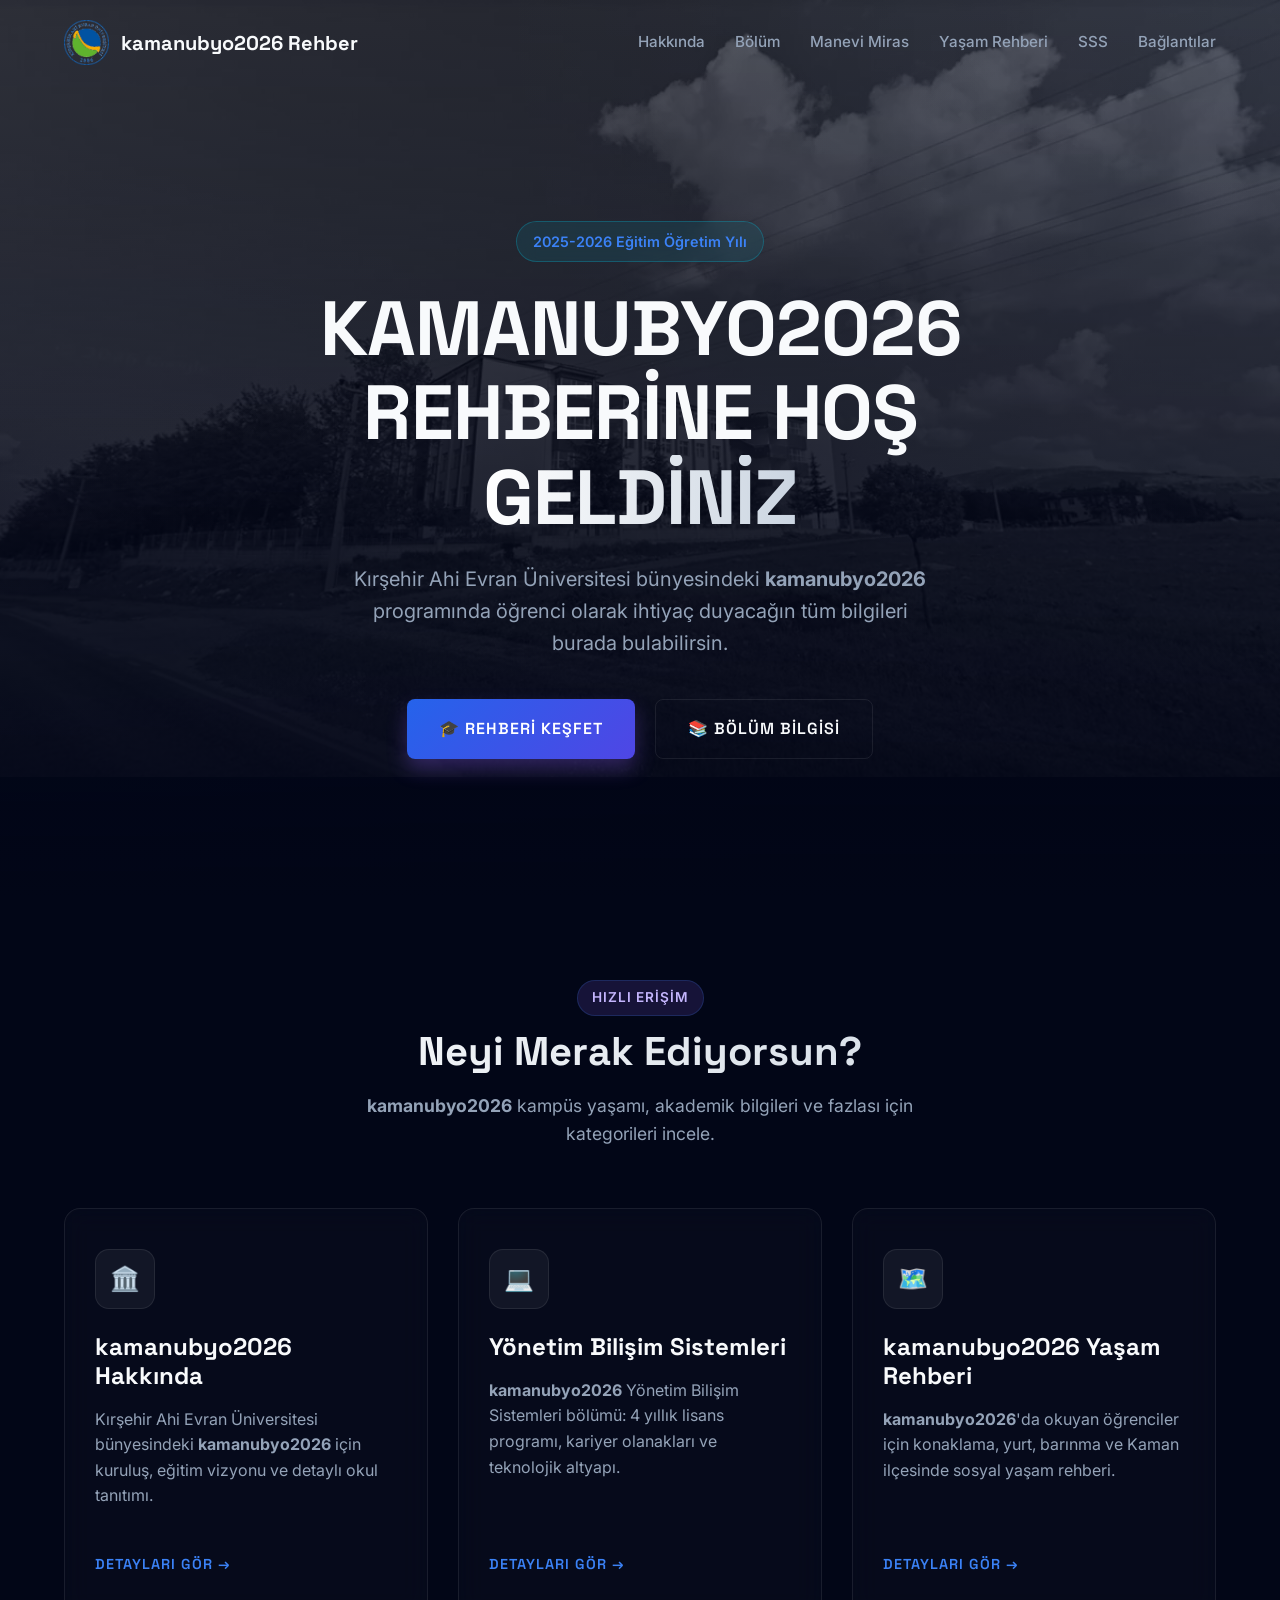
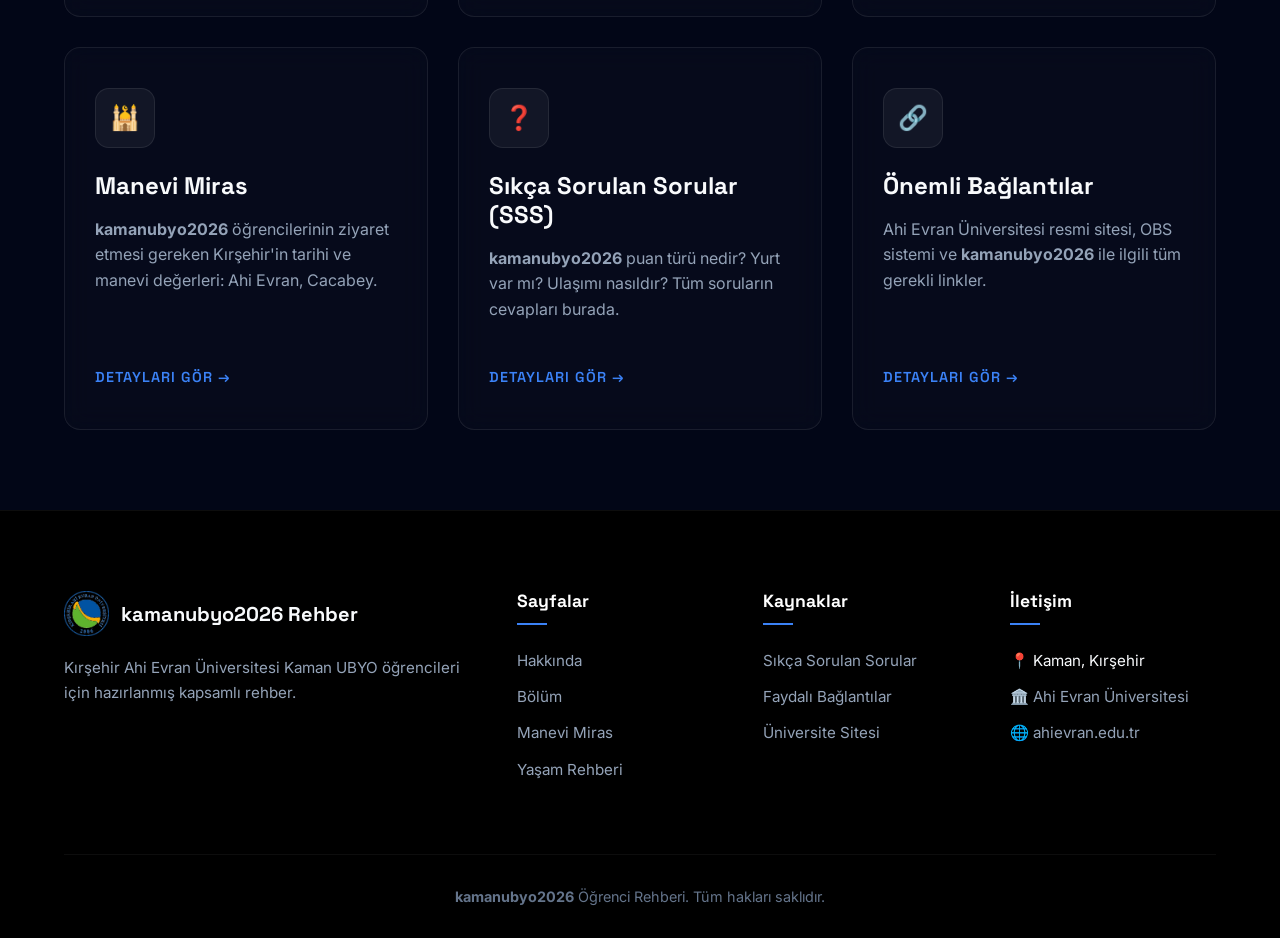
<file: index.html>
<!DOCTYPE html>
<html lang="tr">
<head>
  <meta charset="UTF-8">
  <meta name="viewport" content="width=device-width, initial-scale=1.0">
  <meta name="description" content="kamanubyo2026 projesi ile Kırşehir Ahi Evran Üniversitesi Kaman UBYO öğrenci rehberi. Yönetim Bilişim Sistemleri bölümü, konaklama, ulaşım ve yaşam rehberi.">
  <meta name="robots" content="index, follow, max-snippet:-1, max-image-preview:large">
  <meta name="author" content="Kaman UBYO Rehber">
  <meta name="theme-color" content="#6366f1">
  <link rel="canonical" href="https://www.kamanubyo2026.blog/">
  <link rel="icon" type="image/webp" href="images/logo.webp">
  <link rel="apple-touch-icon" href="images/logo.png">

  <meta property="og:type" content="website">
  <meta property="og:title" content="Kaman UBYO Öğrenci Rehberi 2026 | Ahi Evran Üniversitesi">
  <meta property="og:description" content="Kırşehir Ahi Evran Üniversitesi Kaman UBYO öğrenci rehberi. Bölüm, konaklama, ulaşım ve yaşam bilgileri.">
  <meta property="og:url" content="https://www.kamanubyo2026.blog/">
  <meta property="og:locale" content="tr_TR">
  <meta property="og:site_name" content="Kaman UBYO Rehber">
  <meta property="og:image" content="https://kamanubyo2026.blog/images/campus-hero.webp">
  <meta property="og:image:width" content="1200">
  <meta property="og:image:height" content="728">

  <meta name="twitter:card" content="summary_large_image">
  <meta name="twitter:title" content="Kaman UBYO Öğrenci Rehberi 2026 | Ahi Evran Üniversitesi">
  <meta name="twitter:description" content="Kırşehir Ahi Evran Üniversitesi Kaman UBYO rehberi.">
  <meta name="twitter:image" content="https://kamanubyo2026.blog/images/campus-hero.webp">

  <title>kamanubyo2026 Öğrenci Rehberi | Kırşehir Ahi Evran Üniversitesi</title>
  <link rel="stylesheet" href="style.css">

  <script type="application/ld+json">
{
  "@context": "https://schema.org",
  "@type": "WebSite",
  "name": "Kaman UBYO Öğrenci Rehberi",
  "alternateName": "kamanubyo2026",
  "url": "https://www.kamanubyo2026.blog/",
  "inLanguage": "tr"
}
</script>
  <script type="application/ld+json">
  {
    "@context": "https://schema.org",
    "@type": "EducationalOrganization",
    "name": "Kaman Uygulamalı Bilimler Yüksekokulu",
    "alternateName": "Kaman UBYO",
    "url": "https://kamanubyo.ahievran.edu.tr/",
    "logo": "https://www.kamanubyo2026.blog/images/logo.webp",
    "foundingDate": "2016",
    "parentOrganization": {
      "@type": "CollegeOrUniversity",
      "name": "Kırşehir Ahi Evran Üniversitesi",
      "url": "https://www.ahievran.edu.tr"
    },
    "address": {
      "@type": "PostalAddress",
      "addressLocality": "Kaman",
      "addressRegion": "Kırşehir",
      "addressCountry": "TR"
    }
  }
  </script>
  <script type="application/ld+json">
  {
    "@context": "https://schema.org",
    "@type": "BreadcrumbList",
    "itemListElement": [{ "@type": "ListItem", "position": 1, "name": "Ana Sayfa", "item": "https://www.kamanubyo2026.blog/" }]
  }
  </script>
</head>
<body>

  <header>
    <nav class="navbar" id="navbar">
      <div class="container">
        <a href="/" class="nav-logo" title="Kaman UBYO Rehber">
          <div class="logo-icon">
            <img src="images/logo.webp" alt="Kaman UBYO logosu" width="36" height="36">
          </div>
          <span>kamanubyo2026 Rehber</span>
        </a>
        <div class="nav-links">
          <a href="hakkinda.html" title="Hakkında">Hakkında</a>
          <a href="bolum.html" title="YBS Bölümü">Bölüm</a>
          <a href="manevi-miras.html" title="Manevi Miras">Manevi Miras</a>
          <a href="yasam-rehberi.html" title="Yaşam Rehberi">Yaşam Rehberi</a>
          <a href="sss.html" title="SSS">SSS</a>
          <a href="baglantilar.html" title="Bağlantılar">Bağlantılar</a>
        </div>
        <button class="mobile-toggle" aria-label="Menüyü aç veya kapat"><span></span><span></span><span></span></button>
      </div>
    </nav>
  </header>

  <div class="mobile-menu" role="navigation" aria-label="Mobil menü">
    <a href="hakkinda.html">Hakkında</a>
    <a href="bolum.html">Bölüm</a>
    <a href="manevi-miras.html">Manevi Miras</a>
    <a href="yasam-rehberi.html">Yaşam Rehberi</a>
    <a href="sss.html">SSS</a>
    <a href="baglantilar.html">Bağlantılar</a>
  </div>

  <main>
    <section class="hero">
      <div class="hero-bg">
        <picture>
          <source srcset="images/campus-hero.webp" type="image/webp">
          <img src="images/campus-hero.png" alt="kamanubyo2026 Kampüs" loading="lazy">
        </picture>
      </div>
      <div class="hero-content">
        <div class="hero-badge"> 2025-2026 Eğitim Öğretim Yılı</div>
        <h1><strong>kamanubyo2026</strong> Rehberine Hoş<br><span>Geldiniz</span></h1>
        <p>Kırşehir Ahi Evran Üniversitesi bünyesindeki <strong>kamanubyo2026</strong> programında öğrenci olarak ihtiyaç duyacağın tüm bilgileri burada bulabilirsin.</p>
        <div class="hero-buttons">
          <a href="hakkinda.html" class="btn btn-primary" title="kamanubyo2026 Hakkında">🎓 Rehberi Keşfet</a>
          <a href="bolum.html" class="btn btn-outline" title="YBS Bölüm Bilgisi kamanubyo2026">📚 Bölüm Bilgisi</a>
        </div>
      </div>
    </section>

    <section class="section">
      <div class="container">
        <div class="section-header">
          <div class="section-label">Hızlı Erişim </div>
          <h2>Neyi Merak Ediyorsun?</h2>
          <p><strong>kamanubyo2026</strong> kampüs yaşamı, akademik bilgileri ve fazlası için kategorileri incele.</p>
        </div>
        <div class="cards-grid">
          <a href="hakkinda.html" class="card" title="kamanubyo2026 Hakkında Bilgiler">
            <div class="card-icon indigo">🏛️</div>
            <h3><strong>kamanubyo2026</strong> Hakkında</h3>
            <p>Kırşehir Ahi Evran Üniversitesi bünyesindeki <strong>kamanubyo2026</strong> için kuruluş, eğitim vizyonu ve detaylı okul tanıtımı.</p>
            <span class="card-link">Detayları Gör →</span>
          </a>
          <a href="bolum.html" class="card" title="Yönetim Bilişim Sistemleri kamanubyo2026">
            <div class="card-icon orange">💻</div>
            <h3>Yönetim Bilişim Sistemleri</h3>
            <p><strong>kamanubyo2026</strong> Yönetim Bilişim Sistemleri bölümü: 4 yıllık lisans programı, kariyer olanakları ve teknolojik altyapı.</p>
            <span class="card-link">Detayları Gör →</span>
          </a>
          <a href="yasam-rehberi.html" class="card" title="kamanubyo2026 Yaşam Rehberi">
            <div class="card-icon rose">🗺️</div>
            <h3><strong>kamanubyo2026</strong> Yaşam Rehberi</h3>
            <p><strong>kamanubyo2026</strong>'da okuyan öğrenciler için konaklama, yurt, barınma ve Kaman ilçesinde sosyal yaşam rehberi.</p>
            <span class="card-link">Detayları Gör →</span>
          </a>
          <a href="manevi-miras.html" class="card" title="Kırşehir Manevi Miras kamanubyo2026">
            <div class="card-icon green">🕌</div>
            <h3>Manevi Miras</h3>
            <p><strong>kamanubyo2026</strong> öğrencilerinin ziyaret etmesi gereken Kırşehir'in tarihi ve manevi değerleri: Ahi Evran, Cacabey.</p>
            <span class="card-link">Detayları Gör →</span>
          </a>

          <a href="sss.html" class="card" title="kamanubyo2026 Sıkça Sorulan Sorular">
            <div class="card-icon sky">❓</div>
            <h3>Sıkça Sorulan Sorular (SSS)</h3>
            <p><strong>kamanubyo2026</strong> puan türü nedir? Yurt var mı? Ulaşımı nasıldır? Tüm soruların cevapları burada.</p>
            <span class="card-link">Detayları Gör →</span>
          </a>

          <a href="baglantilar.html" class="card" title="kamanubyo2026 Faydalı Bağlantılar">
            <div class="card-icon purple">🔗</div>
            <h3>Önemli Bağlantılar</h3>
            <p>Ahi Evran Üniversitesi resmi sitesi, OBS sistemi ve <strong>kamanubyo2026</strong> ile ilgili tüm gerekli linkler.</p>
            <span class="card-link">Detayları Gör →</span>
          </a>
        </div>
      </div>
    </section>
  </main>

  <footer class="footer">
    <div class="container">
      <div class="footer-grid">
        <div class="footer-brand">
          <a href="/" class="nav-logo"><div class="logo-icon"><img src="images/logo.webp" alt="Kaman UBYO" width="20" height="20" loading="lazy"></div><span><strong>kamanubyo2026</strong> Rehber</span></a>
          <p>Kırşehir Ahi Evran Üniversitesi Kaman UBYO öğrencileri için hazırlanmış kapsamlı rehber.</p>
        </div>
        <div class="footer-col">
          <h4>Sayfalar</h4>
          <a href="hakkinda.html">Hakkında</a>
          <a href="bolum.html">Bölüm</a>
          <a href="manevi-miras.html">Manevi Miras</a>
          <a href="yasam-rehberi.html">Yaşam Rehberi</a>
        </div>
        <div class="footer-col">
          <h4>Kaynaklar</h4>
          <a href="sss.html">Sıkça Sorulan Sorular</a>
          <a href="baglantilar.html">Faydalı Bağlantılar</a>
          <a href="https://ahievran.edu.tr" target="_blank" rel="nofollow noopener noreferrer">Üniversite Sitesi</a>
        </div>
        <div class="footer-col">
          <h4>İletişim</h4>
          <a href="https://www.google.com/maps?vet=10CAAQoqAOahcKEwiAo-yumemUAxUAAAAAHQAAAAAQCw..i&sca_esv=70aa846ced6b4820&pvq=Cg0vZy8xMWd3bWtraDI1Ij8KOWFoaSBldnJhbiDDvG5pdmVyc2l0ZXNpIHV5Z3VsYW1hbMSxIGJpbGltbGVyIHnDvGtzZWtva3VsdRACGAM&lqi=[base64]&fvr=1&cs=1&um=1&ie=UTF-8&fb=1&gl=tr&sa=X&ftid=0x14d4e5c985a0af49:0xa927aabf1ad1bf09" target="_blank" rel="nofollow noopener noreferrer" class="footer-info" style="color: inherit; text-decoration: none;">📍 Kaman, Kırşehir</a>
          <span class="footer-info">🏛️ Ahi Evran Üniversitesi</span>
          <a href="https://ahievran.edu.tr" target="_blank" rel="nofollow noopener noreferrer">🌐 ahievran.edu.tr</a>
        </div>
      </div>
      <div class="footer-bottom"><strong>kamanubyo2026</strong> Öğrenci Rehberi. Tüm hakları saklıdır.</div>
    </div>
  </footer>

  <script src="script.js" defer></script>
</body>
</html>
</file>
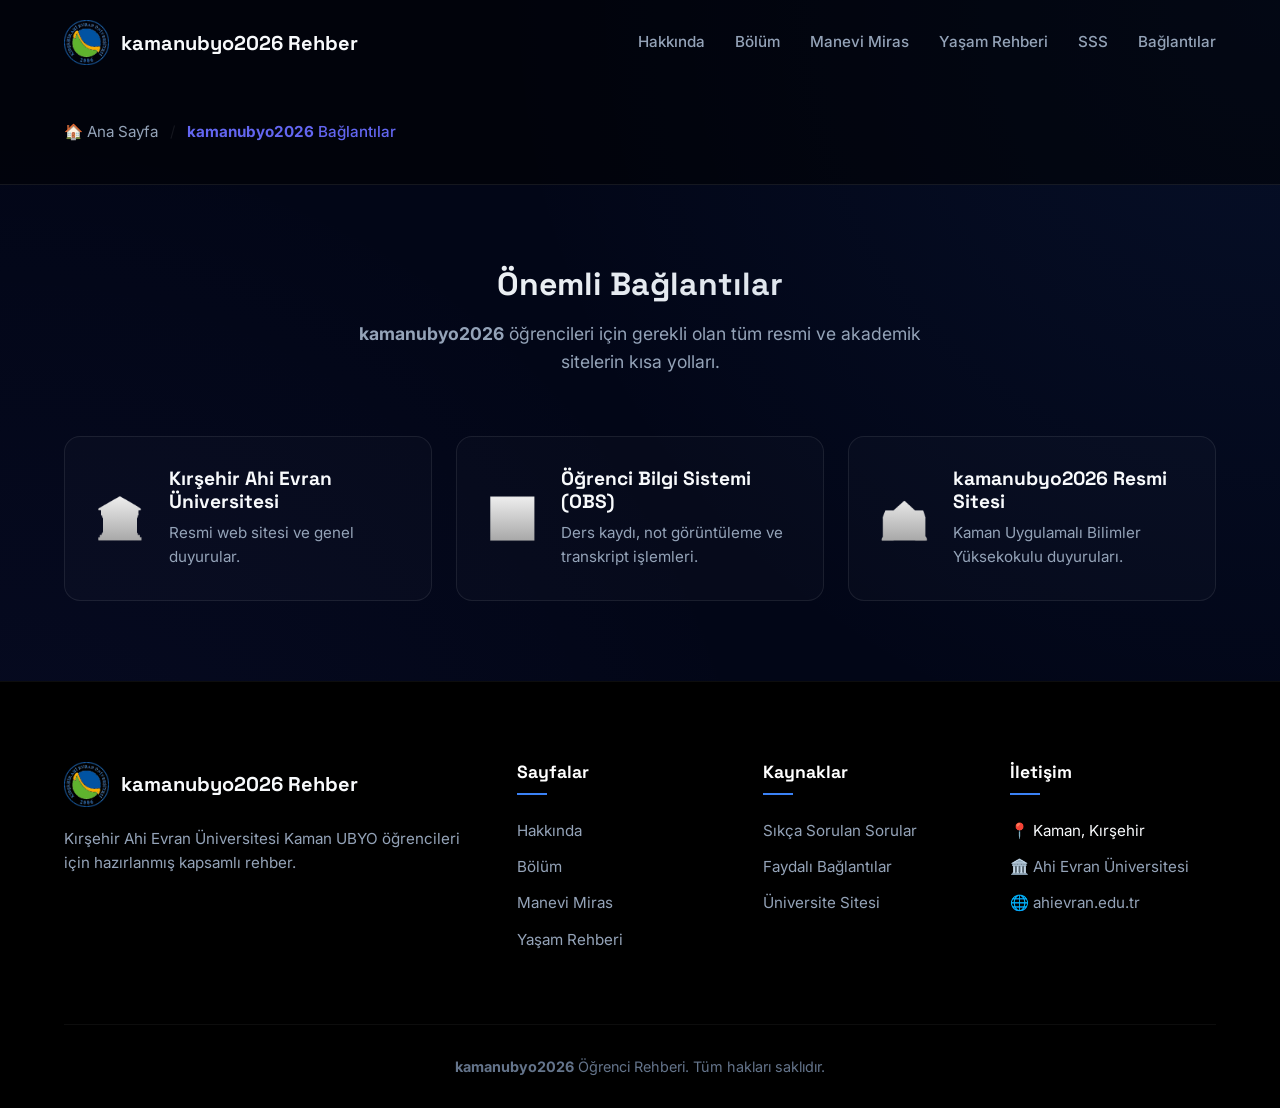
<file: baglantilar.html>
<!DOCTYPE html>
<html lang="tr">
<head>
  <meta charset="UTF-8">
  <meta name="viewport" content="width=device-width, initial-scale=1.0">
  <meta name="description" content="Kaman UBYO öğrencileri için faydalı bağlantılar. Ahi Evran Üniversitesi resmi sitesi, Öğrenci Bilgi Sistemi (OBS) ve Kaman UBYO web sayfası.">
  <meta name="robots" content="index, follow, max-snippet:-1, max-image-preview:large">
  <meta name="theme-color" content="#6366f1">
  <link rel="canonical" href="https://www.kamanubyo2026.blog/baglantilar.html">
  <link rel="icon" type="image/webp" href="images/logo.webp">
  <link rel="apple-touch-icon" href="images/logo.png">
  <meta property="og:type" content="article">
  <meta property="og:title" content="Faydalı Bağlantılar | Kaman UBYO">
  <meta property="og:description" content="Kaman UBYO öğrencileri için OBS, Üniversite sitesi ve diğer faydalı linkler.">
  <meta property="og:url" content="https://www.kamanubyo2026.blog/baglantilar.html">
  <meta property="og:locale" content="tr_TR">
  <meta name="twitter:card" content="summary_large_image">
  <meta name="twitter:title" content="Faydalı Bağlantılar | Kaman UBYO">
  <title>Faydalı Bağlantılar | Kaman UBYO | Ahi Evran Üniversitesi</title>
  <link rel="stylesheet" href="style.css">
  <script type="application/ld+json">
  { "@context":"https://schema.org","@type":"BreadcrumbList","itemListElement":[{"@type":"ListItem","position":1,"name":"Ana Sayfa","item":"https://www.kamanubyo2026.blog/"},{"@type":"ListItem","position":2,"name":"Bağlantılar","item":"https://www.kamanubyo2026.blog/baglantilar.html"}] }
  </script>
</head>
<body>
  <header>
    <nav class="navbar" id="navbar">
      <div class="container">
        <a href="/" class="nav-logo" title="Kaman UBYO Rehber">
          <div class="logo-icon">
            <img src="images/logo.webp" alt="Kaman UBYO logosu" width="36" height="36">
          </div>
          <span>kamanubyo2026 Rehber</span>
        </a>
        <div class="nav-links">
          <a href="hakkinda.html" title="Hakkında">Hakkında</a>
          <a href="bolum.html" title="YBS Bölümü">Bölüm</a>
          <a href="manevi-miras.html" title="Manevi Miras">Manevi Miras</a>
          <a href="yasam-rehberi.html" title="Yaşam Rehberi">Yaşam Rehberi</a>
          <a href="sss.html" title="SSS">SSS</a>
          <a href="baglantilar.html" title="Bağlantılar">Bağlantılar</a>
        </div>
        <button class="mobile-toggle" aria-label="Menüyü aç veya kapat"><span></span><span></span><span></span></button>
      </div>
    </nav>
  </header>

  <div class="mobile-menu" role="navigation" aria-label="Mobil menü">
    <a href="hakkinda.html">Hakkında</a>
    <a href="bolum.html">Bölüm</a>
    <a href="manevi-miras.html">Manevi Miras</a>
    <a href="yasam-rehberi.html">Yaşam Rehberi</a>
    <a href="sss.html">SSS</a>
    <a href="baglantilar.html">Bağlantılar</a>
  </div>

  <main>
    <section class="breadcrumb-section">
      <div class="container">
        <div class="breadcrumb" aria-label="Breadcrumb">
          <a href="/">🏠 Ana Sayfa</a><span class="breadcrumb-sep">/</span><span class="breadcrumb-current"><strong>kamanubyo2026</strong> Bağlantılar</span>
        </div>
      </div>
    </section>

    <section class="section">
      <div class="container">
        <div class="section-header">
          <h2 style="font-size: 2rem;"> Önemli Bağlantılar</h2>
          <p><strong>kamanubyo2026</strong> öğrencileri için gerekli olan tüm resmi ve akademik sitelerin kısa yolları.</p>
        </div>
        <div class="links-grid">
          <a href="https://www.ahievran.edu.tr/" target="_blank" rel="noopener noreferrer" class="link-card">
            <div class="link-icon">🏛️</div>
            <div class="link-text">
              <h4>Kırşehir Ahi Evran Üniversitesi</h4>
              <p>Resmi web sitesi ve genel duyurular.</p>
            </div>
          </a>
          <a href="https://obs.ahievran.edu.tr/" target="_blank" rel="noopener noreferrer" class="link-card">
            <div class="link-icon">📊</div>
            <div class="link-text">
              <h4>Öğrenci Bilgi Sistemi (OBS)</h4>
              <p>Ders kaydı, not görüntüleme ve transkript işlemleri.</p>
            </div>
          </a>
          <a href="https://kamanubyo.ahievran.edu.tr/" target="_blank" rel="noopener noreferrer" class="link-card">
            <div class="link-icon">🏫</div>
            <div class="link-text">
              <h4><strong>kamanubyo2026</strong> Resmi Sitesi</h4>
              <p>Kaman Uygulamalı Bilimler Yüksekokulu duyuruları.</p>
            </div>
          </a>
          
        </div>
      </div>
    </section>
  </main>

  <footer class="footer">
    <div class="container">
      <div class="footer-grid">
        <div class="footer-brand">
          <a href="/" class="nav-logo"><div class="logo-icon"><img src="images/logo.webp" alt="Kaman UBYO" width="20" height="20" loading="lazy"></div><span><strong>kamanubyo2026</strong> Rehber</span></a>
          <p>Kırşehir Ahi Evran Üniversitesi Kaman UBYO öğrencileri için hazırlanmış kapsamlı rehber.</p>
        </div>
        <div class="footer-col">
          <h4>Sayfalar</h4>
          <a href="hakkinda.html">Hakkında</a>
          <a href="bolum.html">Bölüm</a>
          <a href="manevi-miras.html">Manevi Miras</a>
          <a href="yasam-rehberi.html">Yaşam Rehberi</a>
        </div>
        <div class="footer-col">
          <h4>Kaynaklar</h4>
          <a href="sss.html">Sıkça Sorulan Sorular</a>
          <a href="baglantilar.html">Faydalı Bağlantılar</a>
          <a href="https://ahievran.edu.tr" target="_blank" rel="nofollow noopener noreferrer">Üniversite Sitesi</a>
        </div>
        <div class="footer-col">
          <h4>İletişim</h4>
          <a href="https://www.google.com/maps?vet=10CAAQoqAOahcKEwiAo-yumemUAxUAAAAAHQAAAAAQCw..i&sca_esv=70aa846ced6b4820&pvq=Cg0vZy8xMWd3bWtraDI1Ij8KOWFoaSBldnJhbiDDvG5pdmVyc2l0ZXNpIHV5Z3VsYW1hbMSxIGJpbGltbGVyIHnDvGtzZWtva3VsdRACGAM&lqi=[base64]&fvr=1&cs=1&um=1&ie=UTF-8&fb=1&gl=tr&sa=X&ftid=0x14d4e5c985a0af49:0xa927aabf1ad1bf09" target="_blank" rel="nofollow noopener noreferrer" class="footer-info" style="color: inherit; text-decoration: none;">📍 Kaman, Kırşehir</a>
          <span class="footer-info">🏛️ Ahi Evran Üniversitesi</span>
          <a href="https://ahievran.edu.tr" target="_blank" rel="nofollow noopener noreferrer">🌐 ahievran.edu.tr</a>
        </div>
      </div>
      <div class="footer-bottom"><strong>kamanubyo2026</strong> Öğrenci Rehberi. Tüm hakları saklıdır.</div>
    </div>
  </footer>
  <script src="script.js" defer></script>
</body>
</html>
</file>
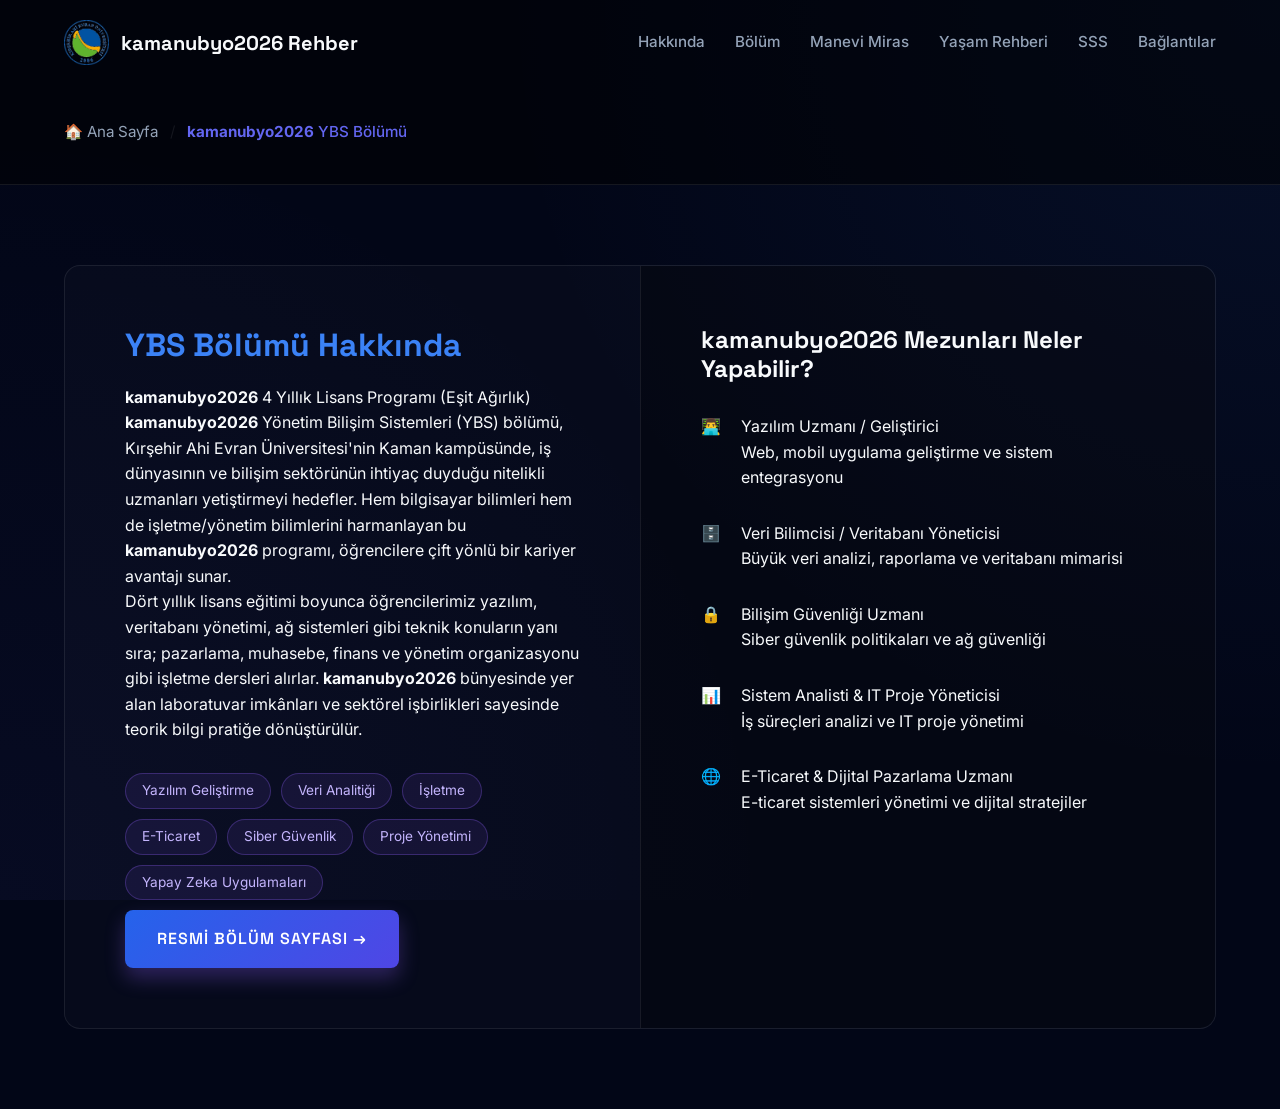
<file: bolum.html>
<!DOCTYPE html>
<html lang="tr">
<head>
  <meta charset="UTF-8">
  <meta name="viewport" content="width=device-width, initial-scale=1.0">
  <meta name="description" content="Kaman Uygulamalı Bilimler Yüksekokulu Yönetim Bilişim Sistemleri bölümü hakkında detaylı bilgi. 4 yıllık lisans programı, kariyer olanakları ve eğitim içeri.">
  <meta name="robots" content="index, follow, max-snippet:-1, max-image-preview:large">
  <meta name="theme-color" content="#6366f1">
  <link rel="canonical" href="https://www.kamanubyo2026.blog/bolum.html">
  <link rel="icon" type="image/webp" href="images/logo.webp">
  <link rel="apple-touch-icon" href="images/logo.png">
  <meta property="og:type" content="article">
  <meta property="og:title" content="Yönetim Bilişim Sistemleri | Kaman UBYO">
  <meta property="og:description" content="Kaman UBYO Yönetim Bilişim Sistemleri (YBS) 4 yıllık lisans programı, kariyer olanakları ve ders içerikleri.">
  <meta property="og:url" content="https://www.kamanubyo2026.blog/bolum.html">
  <meta property="og:image" content="https://kamanubyo2026.blog/images/library-study.webp">
  <meta property="og:locale" content="tr_TR">
  <meta name="twitter:card" content="summary_large_image">
  <meta name="twitter:title" content="Yönetim Bilişim Sistemleri | Kaman UBYO">
  <meta name="twitter:image" content="https://kamanubyo2026.blog/images/library-study.webp">
  <title>Yönetim Bilişim Sistemleri (YBS) | Kaman UBYO | Ahi Evran Üniversitesi</title>
  <link rel="stylesheet" href="style.css">
  <script type="application/ld+json">
  { "@context":"https://schema.org","@type":"BreadcrumbList","itemListElement":[{"@type":"ListItem","position":1,"name":"Ana Sayfa","item":"https://www.kamanubyo2026.blog/"},{"@type":"ListItem","position":2,"name":"YBS Bölümü","item":"https://www.kamanubyo2026.blog/bolum.html"}] }
  </script>
  <script type="application/ld+json">
  { "@context":"https://schema.org","@type":"Course","name":"Yönetim Bilişim Sistemleri","description":"4 yıllık lisans programı. Eşit Ağırlık (EA) puan türü ile öğrenci kabul eder.","provider":{"@type":"EducationalOrganization","name":"Kaman Uygulamalı Bilimler Yüksekokulu","sameAs":"https://kamanubyo.ahievran.edu.tr/"} }
  </script>
</head>
<body>
  <header>
    <nav class="navbar" id="navbar">
      <div class="container">
        <a href="/" class="nav-logo" title="Kaman UBYO Rehber">
          <div class="logo-icon">
            <img src="images/logo.webp" alt="Kaman UBYO logosu" width="36" height="36">
          </div>
          <span>kamanubyo2026 Rehber</span>
        </a>
        <div class="nav-links">
          <a href="hakkinda.html" title="Hakkında">Hakkında</a>
          <a href="bolum.html" title="YBS Bölümü">Bölüm</a>
          <a href="manevi-miras.html" title="Manevi Miras">Manevi Miras</a>
          <a href="yasam-rehberi.html" title="Yaşam Rehberi">Yaşam Rehberi</a>
          <a href="sss.html" title="SSS">SSS</a>
          <a href="baglantilar.html" title="Bağlantılar">Bağlantılar</a>
        </div>
        <button class="mobile-toggle" aria-label="Menüyü aç veya kapat"><span></span><span></span><span></span></button>
      </div>
    </nav>
  </header>

  <div class="mobile-menu" role="navigation" aria-label="Mobil menü">
    <a href="hakkinda.html">Hakkında</a>
    <a href="bolum.html">Bölüm</a>
    <a href="manevi-miras.html">Manevi Miras</a>
    <a href="yasam-rehberi.html">Yaşam Rehberi</a>
    <a href="sss.html">SSS</a>
    <a href="baglantilar.html">Bağlantılar</a>
  </div>

  <main>
    <section class="breadcrumb-section">
      <div class="container">
        <div class="breadcrumb" aria-label="Breadcrumb">
          <a href="/">🏠 Ana Sayfa</a><span class="breadcrumb-sep">/</span><span class="breadcrumb-current"><strong>kamanubyo2026</strong> YBS Bölümü</span>
        </div>
      </div>
    </section>

    <section class="section">
      <div class="container">
        <div class="dept-showcase">
          <div class="dept-grid">
            <div class="dept-info">
              <h3> YBS Bölümü Hakkında</h3>
              <div class="subtitle"><strong>kamanubyo2026</strong> 4 Yıllık Lisans Programı (Eşit Ağırlık)</div>
              <p><strong>kamanubyo2026</strong> Yönetim Bilişim Sistemleri (YBS) bölümü, Kırşehir Ahi Evran Üniversitesi'nin Kaman kampüsünde, iş dünyasının ve bilişim sektörünün ihtiyaç duyduğu nitelikli uzmanları yetiştirmeyi hedefler. Hem bilgisayar bilimleri hem de işletme/yönetim bilimlerini harmanlayan bu <strong>kamanubyo2026</strong> programı, öğrencilere çift yönlü bir kariyer avantajı sunar.</p>
              <p>Dört yıllık lisans eğitimi boyunca öğrencilerimiz yazılım, veritabanı yönetimi, ağ sistemleri gibi teknik konuların yanı sıra; pazarlama, muhasebe, finans ve yönetim organizasyonu gibi işletme dersleri alırlar. <strong>kamanubyo2026</strong> bünyesinde yer alan laboratuvar imkânları ve sektörel işbirlikleri sayesinde teorik bilgi pratiğe dönüştürülür.</p>
              <div class="dept-tags">
                <span class="dept-tag">Yazılım Geliştirme</span>
                <span class="dept-tag">Veri Analitiği</span>
                <span class="dept-tag">İşletme</span>
                <span class="dept-tag">E-Ticaret</span>
                <span class="dept-tag">Siber Güvenlik</span>
                <span class="dept-tag">Proje Yönetimi</span>
                <span class="dept-tag">Yapay Zeka Uygulamaları</span>
              </div>
              <a href="https://kamanubyo.ahievran.edu.tr/akademik/yonetim-bilisim-sistemleri/yonetim-bilisim-sistemleri-bolumu" target="_blank" rel="nofollow noopener noreferrer" class="btn btn-primary" style="margin-top: 10px;">Resmi Bölüm Sayfası →</a>
            </div>
            <div class="career-list">
              <h4 class="career-heading"><strong>kamanubyo2026</strong> Mezunları Neler Yapabilir?</h4>
              <div class="career-item">
                <span class="emoji">👨‍💻</span>
                <div><div class="text">Yazılım Uzmanı / Geliştirici</div><div class="desc">Web, mobil uygulama geliştirme ve sistem entegrasyonu</div></div>
              </div>
              <div class="career-item">
                <span class="emoji">🗄️</span>
                <div><div class="text">Veri Bilimcisi / Veritabanı Yöneticisi</div><div class="desc">Büyük veri analizi, raporlama ve veritabanı mimarisi</div></div>
              </div>
              <div class="career-item">
                <span class="emoji">🔒</span>
                <div><div class="text">Bilişim Güvenliği Uzmanı</div><div class="desc">Siber güvenlik politikaları ve ağ güvenliği</div></div>
              </div>
              <div class="career-item">
                <span class="emoji">📊</span>
                <div><div class="text">Sistem Analisti & IT Proje Yöneticisi</div><div class="desc">İş süreçleri analizi ve IT proje yönetimi</div></div>
              </div>
              <div class="career-item">
                <span class="emoji">🌐</span>
                <div><div class="text">E-Ticaret & Dijital Pazarlama Uzmanı</div><div class="desc">E-ticaret sistemleri yönetimi ve dijital stratejiler</div></div>
              </div>
</file>
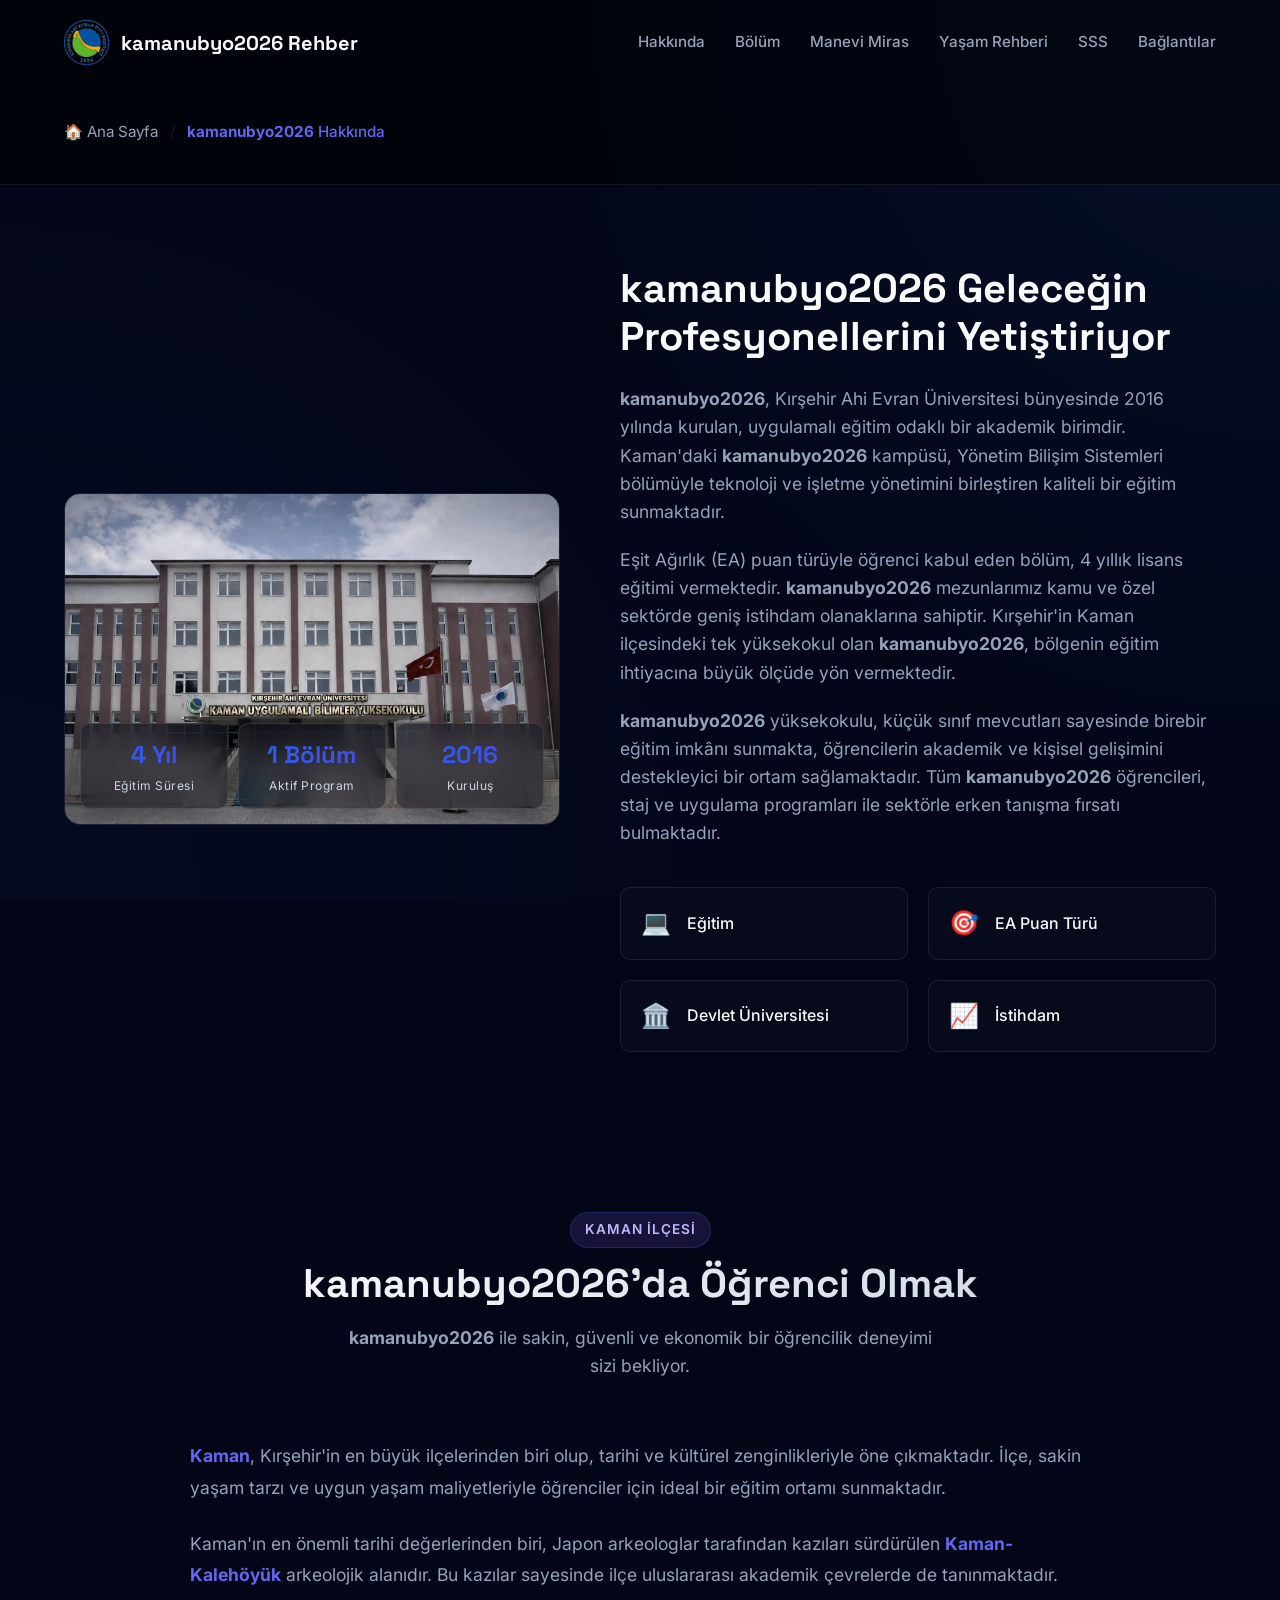
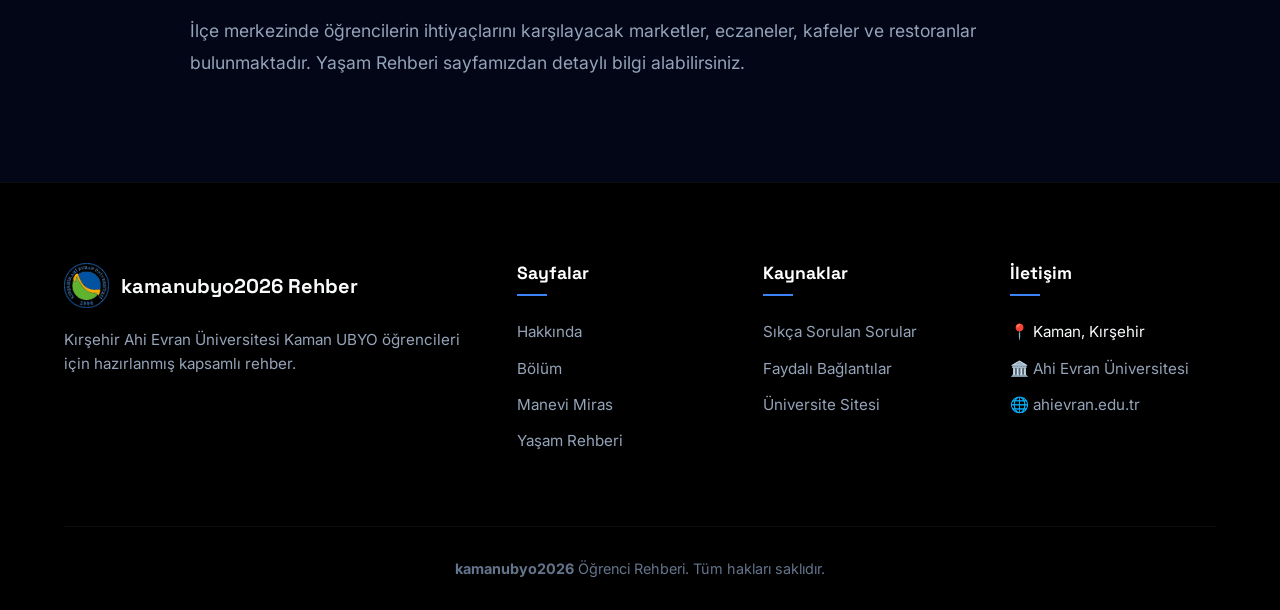
<file: hakkinda.html>
<!DOCTYPE html>
<html lang="tr">
<head>
  <meta charset="UTF-8">
  <meta name="viewport" content="width=device-width, initial-scale=1.0">
  <meta name="description" content="Kaman Uygulamalı Bilimler Yüksekokulu hakkında detaylı bilgi. 2016'da kurulan Kaman UBYO, Kırşehir Ahi Evran Üniversitesi bünyesinde uygulamalı eğitim sunmaktadır.">
  <meta name="robots" content="index, follow, max-snippet:-1, max-image-preview:large">
  <meta name="theme-color" content="#6366f1">
  <link rel="canonical" href="https://www.kamanubyo2026.blog/hakkinda.html">
  <link rel="icon" type="image/webp" href="images/logo.webp">
  <link rel="apple-touch-icon" href="images/logo.png">
  <meta property="og:type" content="article">
  <meta property="og:title" content="Kaman UBYO Hakkında | Ahi Evran Üniversitesi">
  <meta property="og:description" content="Kaman Uygulamalı Bilimler Yüksekokulu tanıtımı, kuruluş tarihi ve eğitim vizyonu.">
  <meta property="og:url" content="https://www.kamanubyo2026.blog/hakkinda.html">
  <meta property="og:image" content="https://kamanubyo2026.blog/images/kaman-town.webp">
  <meta property="og:locale" content="tr_TR">
  <meta name="twitter:card" content="summary_large_image">
  <meta name="twitter:title" content="Kaman UBYO Hakkında | Ahi Evran Üniversitesi">
  <meta name="twitter:image" content="https://kamanubyo2026.blog/images/kaman-town.webp">
  <title>Kaman UBYO Hakkında | Kırşehir Ahi Evran Üniversitesi</title>
  <link rel="stylesheet" href="style.css">
  <script type="application/ld+json">
  { "@context":"https://schema.org","@type":"BreadcrumbList","itemListElement":[{"@type":"ListItem","position":1,"name":"Ana Sayfa","item":"https://www.kamanubyo2026.blog/"},{"@type":"ListItem","position":2,"name":"Hakkında","item":"https://www.kamanubyo2026.blog/hakkinda.html"}] }
  </script>
  <script type="application/ld+json">
  { "@context":"https://schema.org","@type":"Article","headline":"Kaman UBYO Hakkında — Kırşehir Ahi Evran Üniversitesi","description":"Kaman Uygulamalı Bilimler Yüksekokulu tanıtımı, kuruluş tarihi ve eğitim vizyonu.","inLanguage":"tr","dateModified":"2026-06-09","publisher":{"@type":"Organization","name":"Kaman UBYO Rehber"} }
  </script>
</head>
<body>
  <header>
    <nav class="navbar" id="navbar">
      <div class="container">
        <a href="/" class="nav-logo" title="Kaman UBYO Rehber">
          <div class="logo-icon">
            <img src="images/logo.webp" alt="Kaman UBYO logosu" width="36" height="36">
          </div>
          <span>kamanubyo2026 Rehber</span>
        </a>
        <div class="nav-links">
          <a href="hakkinda.html" title="Hakkında">Hakkında</a>
          <a href="bolum.html" title="YBS Bölümü">Bölüm</a>
          <a href="manevi-miras.html" title="Manevi Miras">Manevi Miras</a>
          <a href="yasam-rehberi.html" title="Yaşam Rehberi">Yaşam Rehberi</a>
          <a href="sss.html" title="SSS">SSS</a>
          <a href="baglantilar.html" title="Bağlantılar">Bağlantılar</a>
        </div>
        <button class="mobile-toggle" aria-label="Menüyü aç veya kapat"><span></span><span></span><span></span></button>
      </div>
    </nav>
  </header>

  <div class="mobile-menu" role="navigation" aria-label="Mobil menü">
    <a href="hakkinda.html">Hakkında</a>
    <a href="bolum.html">Bölüm</a>
    <a href="manevi-miras.html">Manevi Miras</a>
    <a href="yasam-rehberi.html">Yaşam Rehberi</a>
    <a href="sss.html">SSS</a>
    <a href="baglantilar.html">Bağlantılar</a>
  </div>

  <main>
    <section class="breadcrumb-section">
      <div class="container">
        <div class="breadcrumb" aria-label="Breadcrumb">
          <a href="/">🏠 Ana Sayfa</a><span class="breadcrumb-sep">/</span><span class="breadcrumb-current"><strong>kamanubyo2026</strong> Hakkında</span>
        </div>
      </div>
    </section>

    <section class="section">
      <div class="container">
        <div class="about-grid">
          <div class="about-image">
            <img src="images/okulonu.jpeg" alt="kamanubyo2026 Kampüs Görüntüsü" loading="lazy">
            <div class="about-stats">
              <div class="stat-item">
                <div class="num">4 Yıl</div>
                <div class="label">Eğitim Süresi</div>
              </div>
              <div class="stat-item">
                <div class="num">1 Bölüm</div>
                <div class="label">Aktif Program</div>
              </div>
              <div class="stat-item">
                <div class="num">2016</div>
                <div class="label">Kuruluş</div>
              </div>
            </div>
          </div>
          <div class="about-text">
            <h2><strong>kamanubyo2026</strong> Geleceğin Profesyonellerini Yetiştiriyor</h2>
            <p><strong>kamanubyo2026</strong>, Kırşehir Ahi Evran Üniversitesi bünyesinde 2016 yılında kurulan, uygulamalı eğitim odaklı bir akademik birimdir. Kaman'daki <strong>kamanubyo2026</strong> kampüsü, <a href="bolum.html" title="Yönetim Bilişim Sistemleri bölümü kamanubyo2026">Yönetim Bilişim Sistemleri</a> bölümüyle teknoloji ve işletme yönetimini birleştiren kaliteli bir eğitim sunmaktadır.</p>
            <p>Eşit Ağırlık (EA) puan türüyle öğrenci kabul eden bölüm, 4 yıllık lisans eğitimi vermektedir. <strong>kamanubyo2026</strong> mezunlarımız kamu ve özel sektörde geniş istihdam olanaklarına sahiptir. Kırşehir'in Kaman ilçesindeki tek yüksekokul olan <strong>kamanubyo2026</strong>, bölgenin eğitim ihtiyacına büyük ölçüde yön vermektedir.</p>
            <p><strong>kamanubyo2026</strong> yüksekokulu, küçük sınıf mevcutları sayesinde birebir eğitim imkânı sunmakta, öğrencilerin akademik ve kişisel gelişimini destekleyici bir ortam sağlamaktadır. Tüm <strong>kamanubyo2026</strong> öğrencileri, staj ve uygulama programları ile sektörle erken tanışma fırsatı bulmaktadır.</p>
            <div class="about-features">
              <div class="about-feature"><span class="icon">💻</span> Eğitim</div>
              <div class="about-feature"><span class="icon">🎯</span> EA Puan Türü</div>
              <div class="about-feature"><span class="icon">🏛️</span> Devlet Üniversitesi</div>
              <div class="about-feature"><span class="icon">📈</span>  İstihdam</div>
            </div>
          </div>
        </div>
      </div>
    </section>

    <section class="section section-alt">
      <div class="container">
        <div class="section-header">
          <div class="section-label">Kaman İlçesi </div>
          <h2><strong>kamanubyo2026</strong>'da Öğrenci Olmak</h2>
          <p><strong>kamanubyo2026</strong> ile sakin, güvenli ve ekonomik bir öğrencilik deneyimi sizi bekliyor.</p>
        </div>
        <article class="seo-content">
          <p><strong>Kaman</strong>, Kırşehir'in en büyük ilçelerinden biri olup, tarihi ve kültürel zenginlikleriyle öne çıkmaktadır. İlçe, sakin yaşam tarzı ve uygun yaşam maliyetleriyle öğrenciler için ideal bir eğitim ortamı sunmaktadır.</p>
          <p>Kaman'ın en önemli tarihi değerlerinden biri, Japon arkeologlar tarafından kazıları sürdürülen <strong>Kaman-Kalehöyük</strong> arkeolojik alanıdır. Bu kazılar sayesinde ilçe uluslararası akademik çevrelerde de tanınmaktadır.</p>
          <p>İlçe merkezinde öğrencilerin ihtiyaçlarını karşılayacak marketler, eczaneler, kafeler ve restoranlar bulunmaktadır. <a href="yasam-rehberi.html" title="Kaman yaşam rehberi">Yaşam Rehberi</a> sayfamızdan detaylı bilgi alabilirsiniz.</p>
        </article>
      </div>
    </section>
  </main>

  <footer class="footer">
    <div class="container">
      <div class="footer-grid">
        <div class="footer-brand">
          <a href="/" class="nav-logo"><div class="logo-icon"><img src="images/logo.webp" alt="Kaman UBYO" width="20" height="20" loading="lazy"></div><span><strong>kamanubyo2026</strong> Rehber</span></a>
          <p>Kırşehir Ahi Evran Üniversitesi Kaman UBYO öğrencileri için hazırlanmış kapsamlı rehber.</p>
        </div>
        <div class="footer-col">
          <h4>Sayfalar</h4>
          <a href="hakkinda.html">Hakkında</a>
          <a href="bolum.html">Bölüm</a>
          <a href="manevi-miras.html">Manevi Miras</a>
          <a href="yasam-rehberi.html">Yaşam Rehberi</a>
        </div>
        <div class="footer-col">
          <h4>Kaynaklar</h4>
          <a href="sss.html">Sıkça Sorulan Sorular</a>
          <a href="baglantilar.html">Faydalı Bağlantılar</a>
          <a href="https://ahievran.edu.tr" target="_blank" rel="nofollow noopener noreferrer">Üniversite Sitesi</a>
        </div>
        <div class="footer-col">
          <h4>İletişim</h4>
          <a href="https://www.google.com/maps?vet=10CAAQoqAOahcKEwiAo-yumemUAxUAAAAAHQAAAAAQCw..i&sca_esv=70aa846ced6b4820&pvq=Cg0vZy8xMWd3bWtraDI1Ij8KOWFoaSBldnJhbiDDvG5pdmVyc2l0ZXNpIHV5Z3VsYW1hbMSxIGJpbGltbGVyIHnDvGtzZWtva3VsdRACGAM&lqi=[base64]&fvr=1&cs=1&um=1&ie=UTF-8&fb=1&gl=tr&sa=X&ftid=0x14d4e5c985a0af49:0xa927aabf1ad1bf09" target="_blank" rel="nofollow noopener noreferrer" class="footer-info" style="color: inherit; text-decoration: none;">📍 Kaman, Kırşehir</a>
          <span class="footer-info">🏛️ Ahi Evran Üniversitesi</span>
          <a href="https://ahievran.edu.tr" target="_blank" rel="nofollow noopener noreferrer">🌐 ahievran.edu.tr</a>
        </div>
      </div>
      <div class="footer-bottom"><strong>kamanubyo2026</strong> Öğrenci Rehberi. Tüm hakları saklıdır.</div>
    </div>
  </footer>
  <script src="script.js" defer></script>
</body>
</html>
</file>
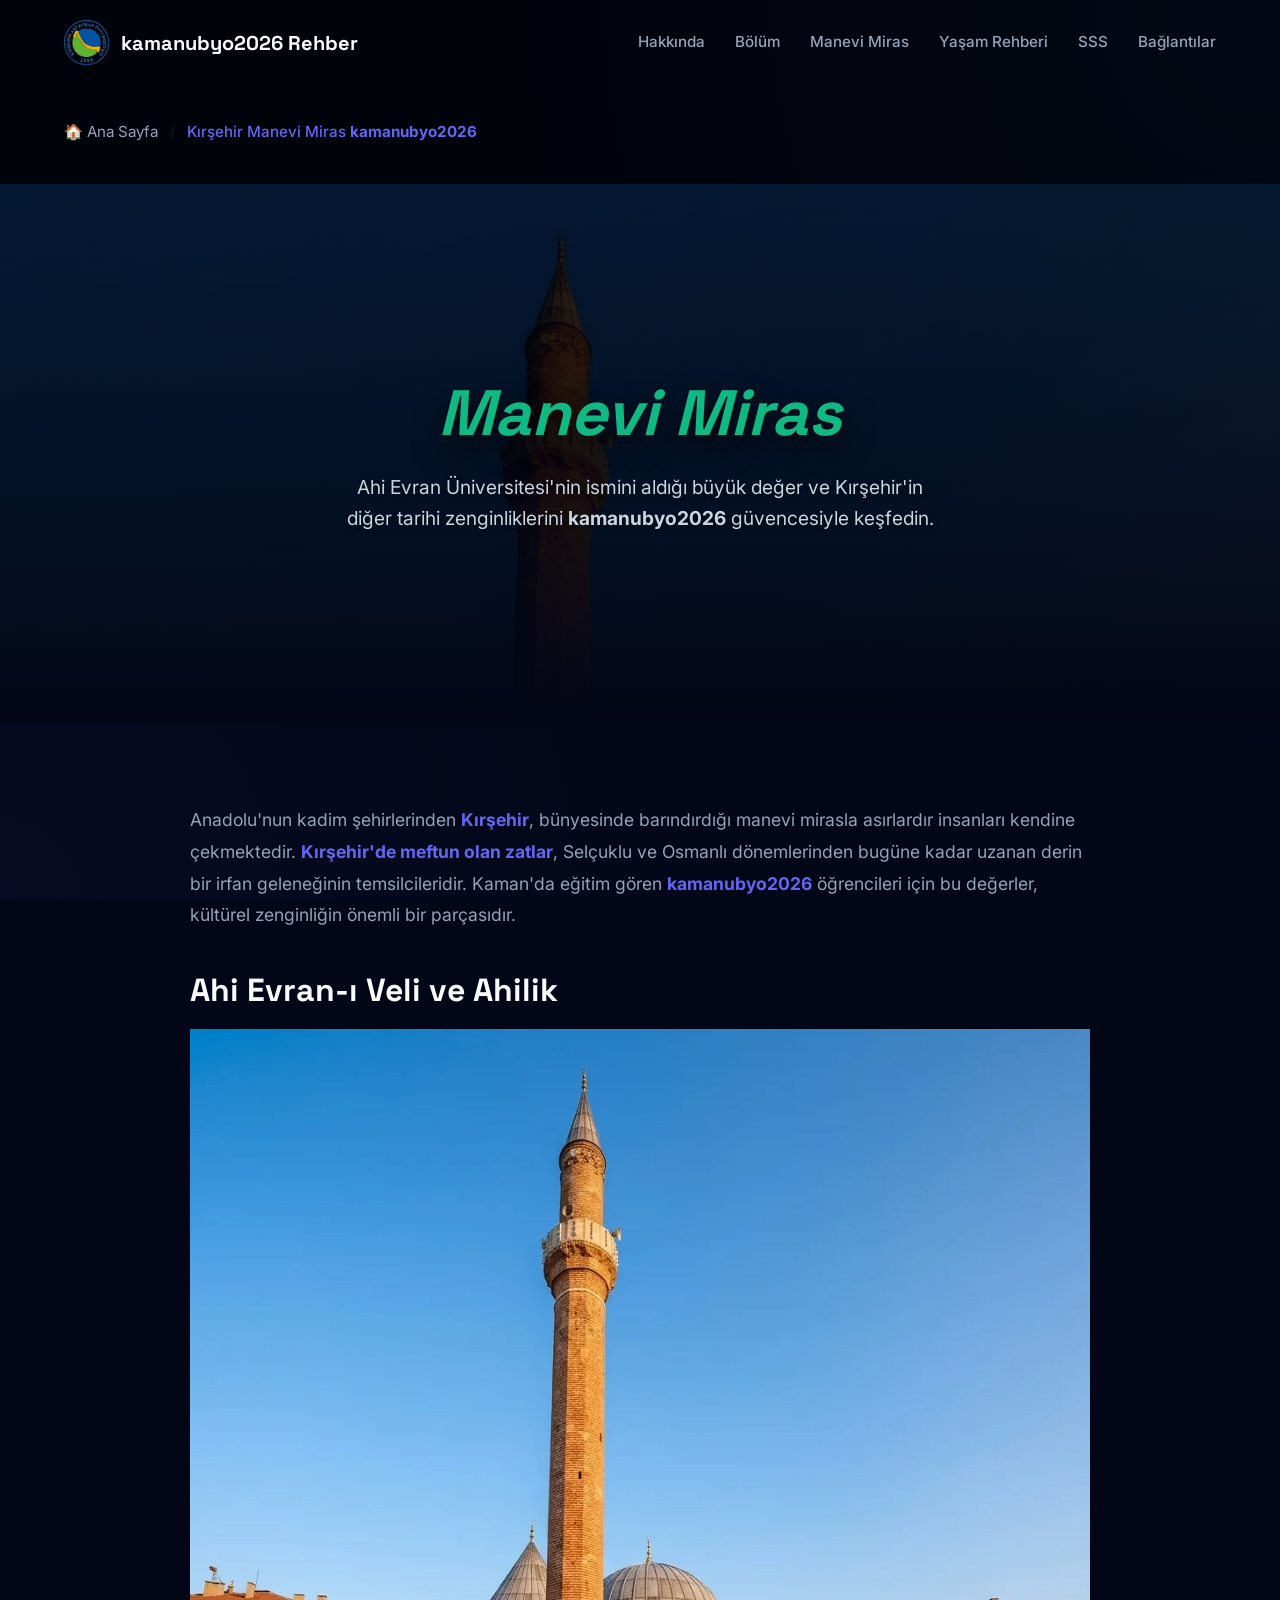
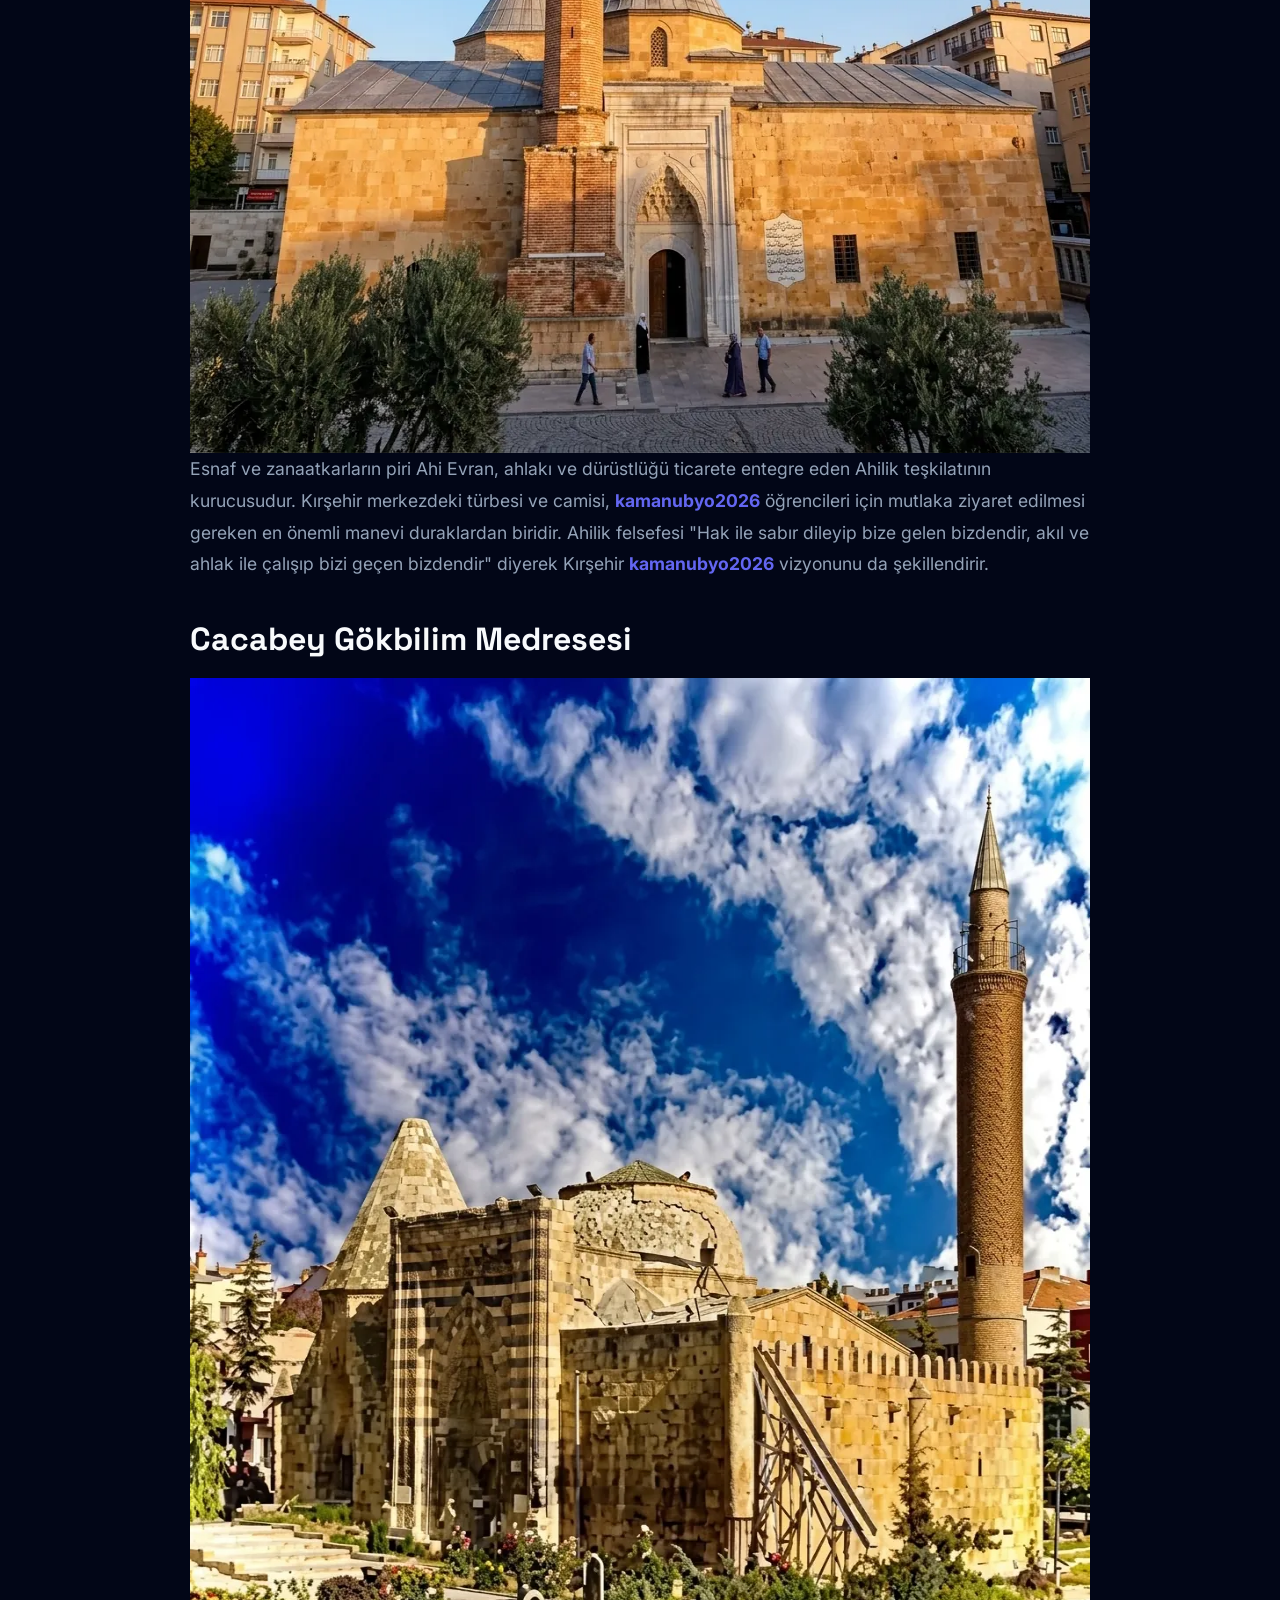
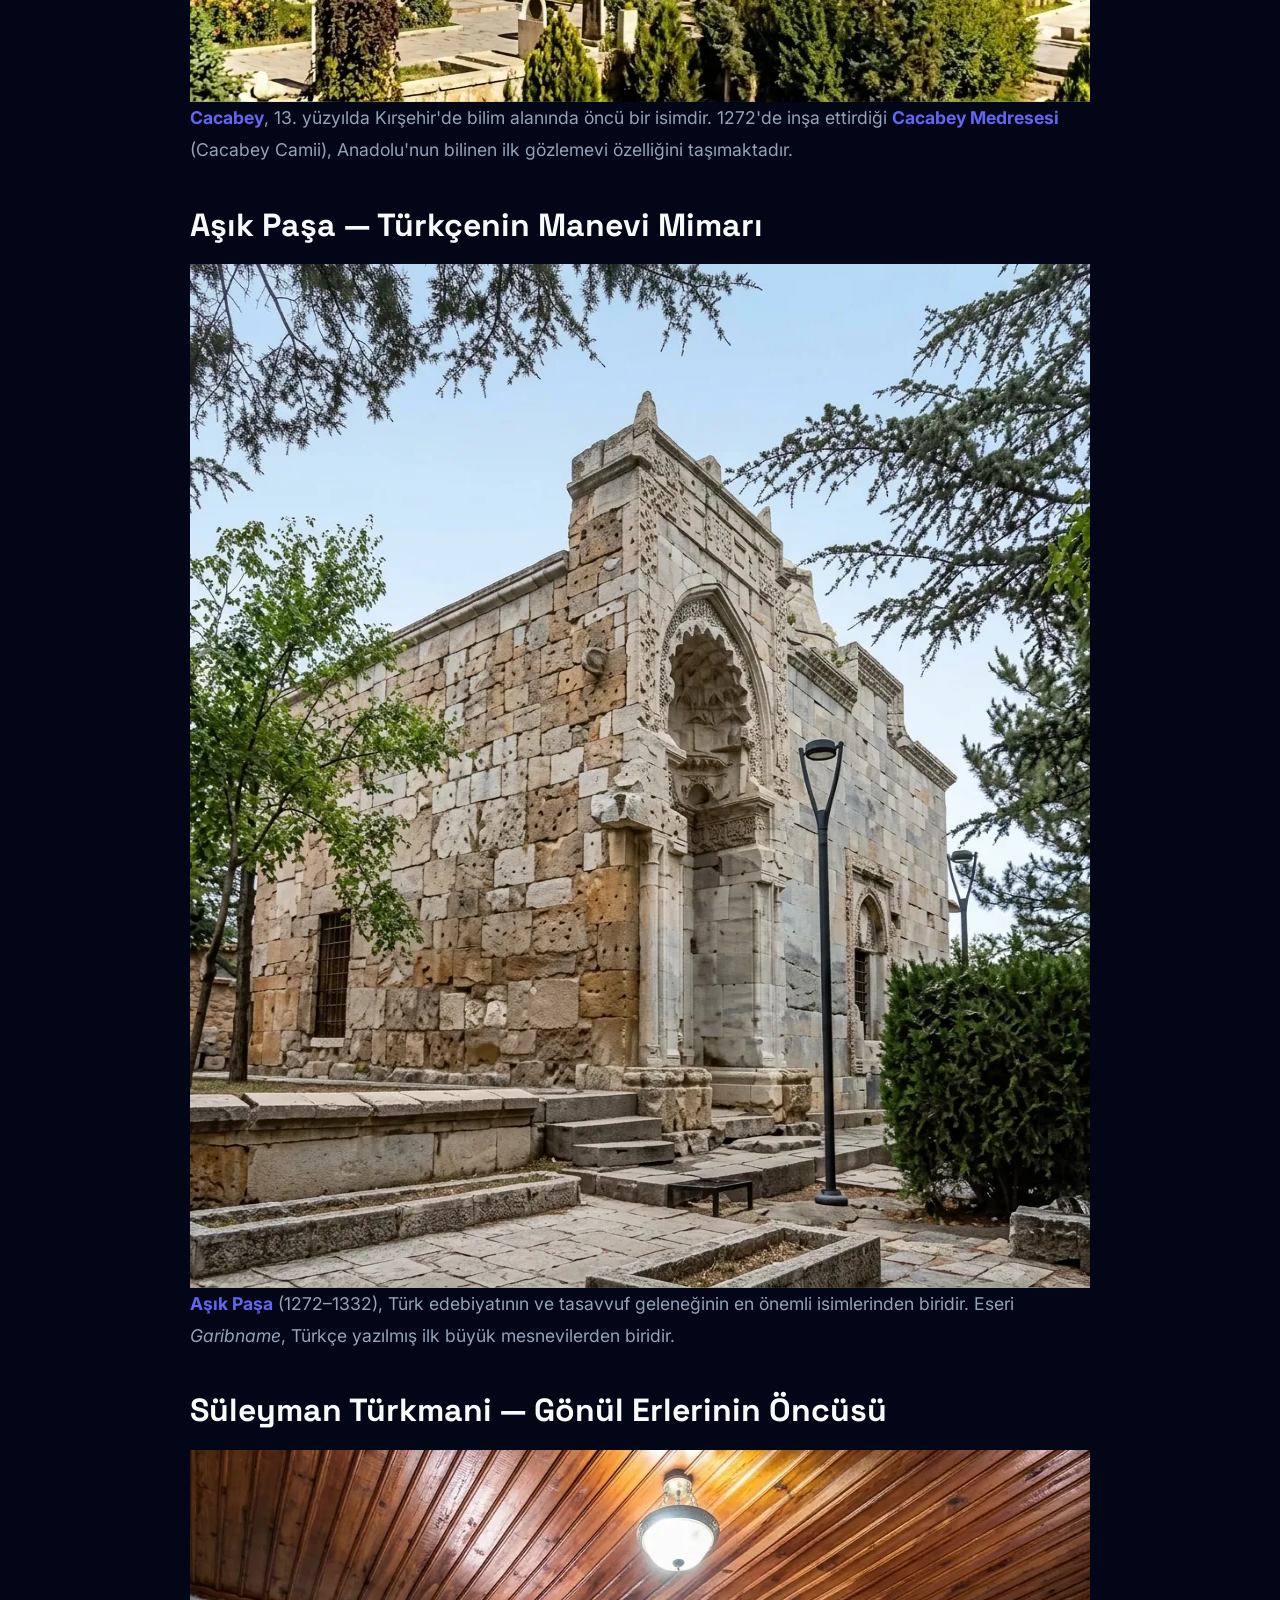
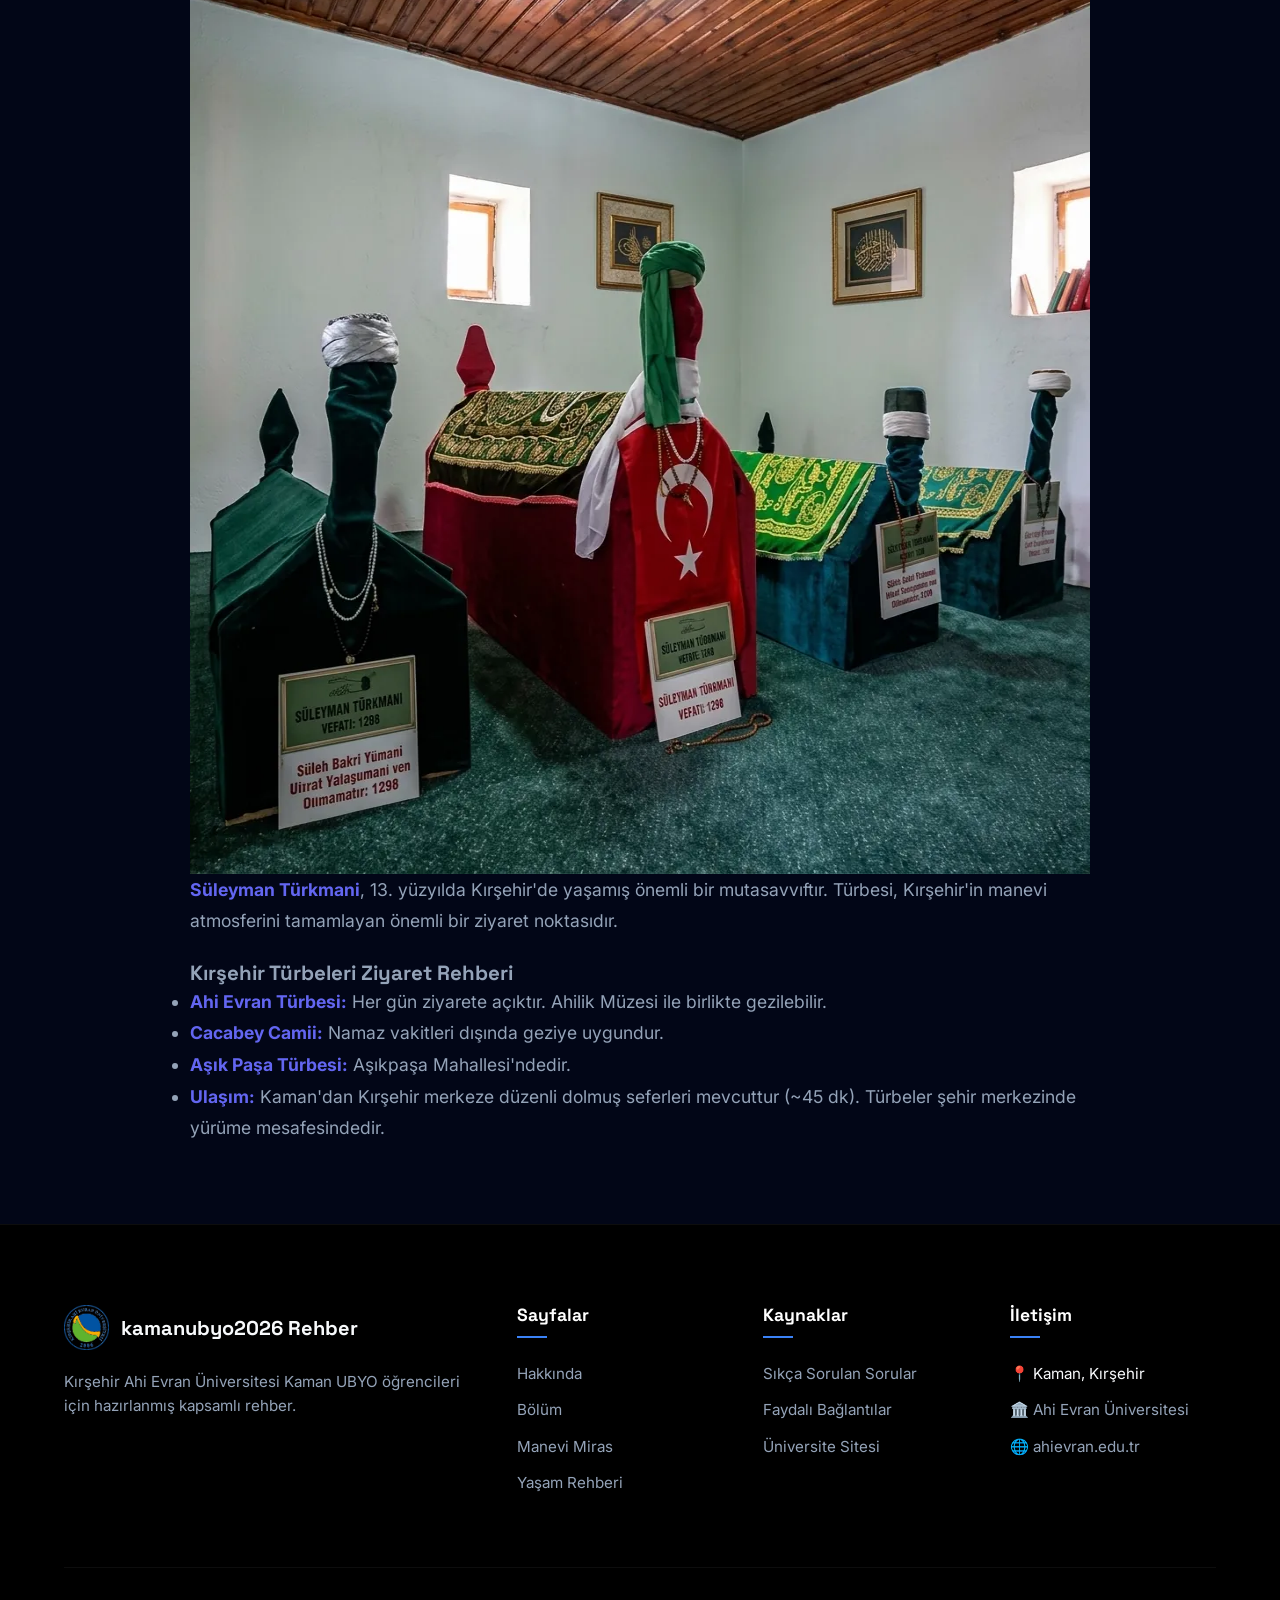
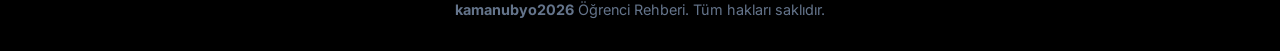
<file: manevi-miras.html>
<!DOCTYPE html>
<html lang="tr">
<head>
  <meta charset="UTF-8">
  <meta name="viewport" content="width=device-width, initial-scale=1.0">
  <meta name="description" content="Kırşehir'de meftun olan zatlar: Ahi Evran, Cacabey, Aşık Paşa ve Süleyman Türkmani türbeleri. Kırşehir inanç turizmi ve türbe ziyaret rehberi.">
  <meta name="robots" content="index, follow, max-snippet:-1, max-image-preview:large">
  <meta name="author" content="Kaman UBYO Rehber">
  <meta name="theme-color" content="#6366f1">
  <link rel="canonical" href="https://www.kamanubyo2026.blog/manevi-miras.html">
  <link rel="icon" type="image/webp" href="images/logo.webp">
  <link rel="apple-touch-icon" href="images/logo.png">

  <link rel="preload" as="image" href="images/ahi_evran_turbesi_1776597337366.webp" type="image/webp">

  <meta property="og:type" content="article">
  <meta property="og:title" content="Kırşehir'de Meftun Olan Zatlar | Ahi Evran, Cacabey, Aşık Paşa Türbeleri">
  <meta property="og:description" content="Kırşehir'de meftun olan zatlar: Ahi Evran, Cacabey, Aşık Paşa ve Süleyman Türkmani türbeleri. İnanç turizmi rehberi.">
  <meta property="og:url" content="https://www.kamanubyo2026.blog/manevi-miras.html">
  <meta property="og:image" content="https://kamanubyo2026.blog/images/ahi_evran_turbesi_1776597337366.webp">
  <meta property="og:locale" content="tr_TR">
  <meta name="twitter:card" content="summary_large_image">
  <meta name="twitter:title" content="Kırşehir'de Meftun Olan Zatlar | Manevi Miras Rehberi">
  <meta name="twitter:image" content="https://kamanubyo2026.blog/images/ahi_evran_turbesi_1776597337366.webp">

  <title>Kırşehir'de Meftun Olan Zatlar | Manevi Miras Rehberi</title>
  <link rel="stylesheet" href="style.css">

  <script type="application/ld+json">
  {
    "@context": "https://schema.org",
    "@type": "Article",
    "headline": "Kırşehir'de Meftun Olan Zatlar: Anadolu İrfanının Kalbi",
    "description": "Kırşehir'de meftun olan zatlar: Ahi Evran, Cacabey, Aşık Paşa ve Süleyman Türkmani türbeleri hakkında kapsamlı rehber.",
    "keywords": "Kırşehir türbeleri, Kırşehir inanç turizmi, Ahi Evran, Cacabey, Aşık Paşa, Süleyman Türkmani",
    "inLanguage": "tr",
    "datePublished": "2026-04-19",
    "dateModified": "2026-06-09",
    "publisher": { "@type": "Organization", "name": "Kaman UBYO Rehber" },
    "image": "https://kamanubyo2026.blog/images/ahi_evran_turbesi_1776597337366.webp"
  }
  </script>
  <script type="application/ld+json">
  {
    "@context": "https://schema.org",
    "@type": "BreadcrumbList",
    "itemListElement": [
      { "@type": "ListItem", "position": 1, "name": "Ana Sayfa", "item": "https://www.kamanubyo2026.blog/" },
      { "@type": "ListItem", "position": 2, "name": "Manevi Miras", "item": "https://www.kamanubyo2026.blog/manevi-miras.html" }
    ]
  }
  </script>
</head>
<body>

  <header>
    <nav class="navbar" id="navbar">
      <div class="container">
        <a href="/" class="nav-logo" title="Kaman UBYO Rehber">
          <div class="logo-icon">
            <img src="images/logo.webp" alt="Kaman UBYO logosu" width="36" height="36">
          </div>
          <span>kamanubyo2026 Rehber</span>
        </a>
        <div class="nav-links">
          <a href="hakkinda.html" title="Hakkında">Hakkında</a>
          <a href="bolum.html" title="YBS Bölümü">Bölüm</a>
          <a href="manevi-miras.html" title="Manevi Miras">Manevi Miras</a>
          <a href="yasam-rehberi.html" title="Yaşam Rehberi">Yaşam Rehberi</a>
          <a href="sss.html" title="SSS">SSS</a>
          <a href="baglantilar.html" title="Bağlantılar">Bağlantılar</a>
        </div>
        <button class="mobile-toggle" aria-label="Menüyü aç veya kapat"><span></span><span></span><span></span></button>
      </div>
    </nav>
  </header>

  <div class="mobile-menu" role="navigation" aria-label="Mobil menü">
    <a href="hakkinda.html">Hakkında</a>
    <a href="bolum.html">Bölüm</a>
    <a href="manevi-miras.html">Manevi Miras</a>
    <a href="yasam-rehberi.html">Yaşam Rehberi</a>
    <a href="sss.html">SSS</a>
    <a href="baglantilar.html">Bağlantılar</a>
  </div>

  <main>
    <section class="breadcrumb-section">
      <div class="container">
        <div class="breadcrumb" aria-label="Breadcrumb">
          <a href="/">🏠 Ana Sayfa</a><span class="breadcrumb-sep">/</span><span class="breadcrumb-current">Kırşehir Manevi Miras <strong>kamanubyo2026</strong></span>
        </div>
      </div>
    </section>

    <section class="miras-hero">
      <div class="miras-hero-bg">
        <picture>
          <source srcset="images/ahi_evran_turbesi_1776597337366.webp" type="image/webp">
          <img src="images/ahi_evran_turbesi_1776597337366.png" alt="Ahi Evran Türbesi" loading="lazy">
        </picture>
      </div>
      <div class="miras-hero-content">
        <h1> <span>Manevi Miras</span></h1>
        <p>Ahi Evran Üniversitesi'nin ismini aldığı büyük değer ve Kırşehir'in diğer tarihi zenginliklerini <strong>kamanubyo2026</strong> güvencesiyle keşfedin.</p>
      </div>
    </section>

    <section class="section">
      <div class="container">
        
          <article class="seo-content">
          <p>Anadolu'nun kadim şehirlerinden <strong>Kırşehir</strong>, bünyesinde barındırdığı manevi mirasla asırlardır insanları kendine çekmektedir. <strong>Kırşehir'de meftun olan zatlar</strong>, Selçuklu ve Osmanlı dönemlerinden bugüne kadar uzanan derin bir irfan geleneğinin temsilcileridir. Kaman'da eğitim gören <strong>kamanubyo2026</strong> öğrencileri için bu değerler, kültürel zenginliğin önemli bir parçasıdır.</p>

          <h2> Ahi Evran-ı Veli ve Ahilik</h2>
          <img src="images/ahi_evran_turbesi_1776597337366.webp" alt="Ahi Evran Türbesi" loading="lazy" width="1024" height="1024">
          <p>Esnaf ve zanaatkarların piri Ahi Evran, ahlakı ve dürüstlüğü ticarete entegre eden Ahilik teşkilatının kurucusudur. Kırşehir merkezdeki türbesi ve camisi, <strong>kamanubyo2026</strong> öğrencileri için mutlaka ziyaret edilmesi gereken en önemli manevi duraklardan biridir. Ahilik felsefesi "Hak ile sabır dileyip bize gelen bizdendir, akıl ve ahlak ile çalışıp bizi geçen bizdendir" diyerek Kırşehir <strong>kamanubyo2026</strong> vizyonunu da şekillendirir.</p>
            
          <h2> Cacabey Gökbilim Medresesi</h2>
          <img src="images/cacabey_camii_1776597352142.webp" alt="Cacabey Camii" loading="lazy" width="1024" height="1024">
          <p><strong>Cacabey</strong>, 13. yüzyılda Kırşehir'de bilim alanında öncü bir isimdir. 1272'de inşa ettirdiği <strong>Cacabey Medresesi</strong> (Cacabey Camii), Anadolu'nun bilinen ilk gözlemevi özelliğini taşımaktadır.</p>

          <h2>Aşık Paşa — Türkçenin Manevi Mimarı</h2>
          <img src="images/asik_pasa_turbesi_1776597367974.webp" alt="Aşık Paşa Türbesi" loading="lazy" width="1024" height="1024">
          <p><strong>Aşık Paşa</strong> (1272–1332), Türk edebiyatının ve tasavvuf geleneğinin en önemli isimlerinden biridir. Eseri <em>Garibname</em>, Türkçe yazılmış ilk büyük mesnevilerden biridir.</p>

          <h2>Süleyman Türkmani — Gönül Erlerinin Öncüsü</h2>
          <img src="images/suleyman_turkmani_1776597388712.webp" alt="Süleyman Türkmani Türbesi" loading="lazy" width="1024" height="1024">
          <p><strong>Süleyman Türkmani</strong>, 13. yüzyılda Kırşehir'de yaşamış önemli bir mutasavvıftır. Türbesi, Kırşehir'in manevi atmosferini tamamlayan önemli bir ziyaret noktasıdır.</p>

          <h3>Kırşehir Türbeleri Ziyaret Rehberi</h3>
          <ul>
            <li><strong>Ahi Evran Türbesi:</strong> Her gün ziyarete açıktır. Ahilik Müzesi ile birlikte gezilebilir.</li>
            <li><strong>Cacabey Camii:</strong> Namaz vakitleri dışında geziye uygundur.</li>
            <li><strong>Aşık Paşa Türbesi:</strong> Aşıkpaşa Mahallesi'ndedir.</li>
            <li><strong>Ulaşım:</strong> Kaman'dan Kırşehir merkeze düzenli dolmuş seferleri mevcuttur (~45 dk). Türbeler şehir merkezinde yürüme mesafesindedir.</li>
          </ul>
        </article>
      </div>
    </section>
  </main>

  <footer class="footer">
    <div class="container">
      <div class="footer-grid">
        <div class="footer-brand">
          <a href="/" class="nav-logo"><div class="logo-icon"><img src="images/logo.webp" alt="Kaman UBYO" width="20" height="20" loading="lazy"></div><span><strong>kamanubyo2026</strong> Rehber</span></a>
          <p>Kırşehir Ahi Evran Üniversitesi Kaman UBYO öğrencileri için hazırlanmış kapsamlı rehber.</p>
        </div>
        <div class="footer-col">
          <h4>Sayfalar</h4>
          <a href="hakkinda.html">Hakkında</a>
          <a href="bolum.html">Bölüm</a>
          <a href="manevi-miras.html">Manevi Miras</a>
          <a href="yasam-rehberi.html">Yaşam Rehberi</a>
        </div>
        <div class="footer-col">
          <h4>Kaynaklar</h4>
          <a href="sss.html">Sıkça Sorulan Sorular</a>
          <a href="baglantilar.html">Faydalı Bağlantılar</a>
          <a href="https://ahievran.edu.tr" target="_blank" rel="nofollow noopener noreferrer">Üniversite Sitesi</a>
        </div>
        <div class="footer-col">
          <h4>İletişim</h4>
          <a href="https://www.google.com/maps?vet=10CAAQoqAOahcKEwiAo-yumemUAxUAAAAAHQAAAAAQCw..i&sca_esv=70aa846ced6b4820&pvq=Cg0vZy8xMWd3bWtraDI1Ij8KOWFoaSBldnJhbiDDvG5pdmVyc2l0ZXNpIHV5Z3VsYW1hbMSxIGJpbGltbGVyIHnDvGtzZWtva3VsdRACGAM&lqi=[base64]&fvr=1&cs=1&um=1&ie=UTF-8&fb=1&gl=tr&sa=X&ftid=0x14d4e5c985a0af49:0xa927aabf1ad1bf09" target="_blank" rel="nofollow noopener noreferrer" class="footer-info" style="color: inherit; text-decoration: none;">📍 Kaman, Kırşehir</a>
          <span class="footer-info">🏛️ Ahi Evran Üniversitesi</span>
          <a href="https://ahievran.edu.tr" target="_blank" rel="nofollow noopener noreferrer">🌐 ahievran.edu.tr</a>
        </div>
      </div>
      <div class="footer-bottom"><strong>kamanubyo2026</strong> Öğrenci Rehberi. Tüm hakları saklıdır.</div>
    </div>
  </footer>
  <script src="script.js" defer></script>
</body>
</html>
</file>
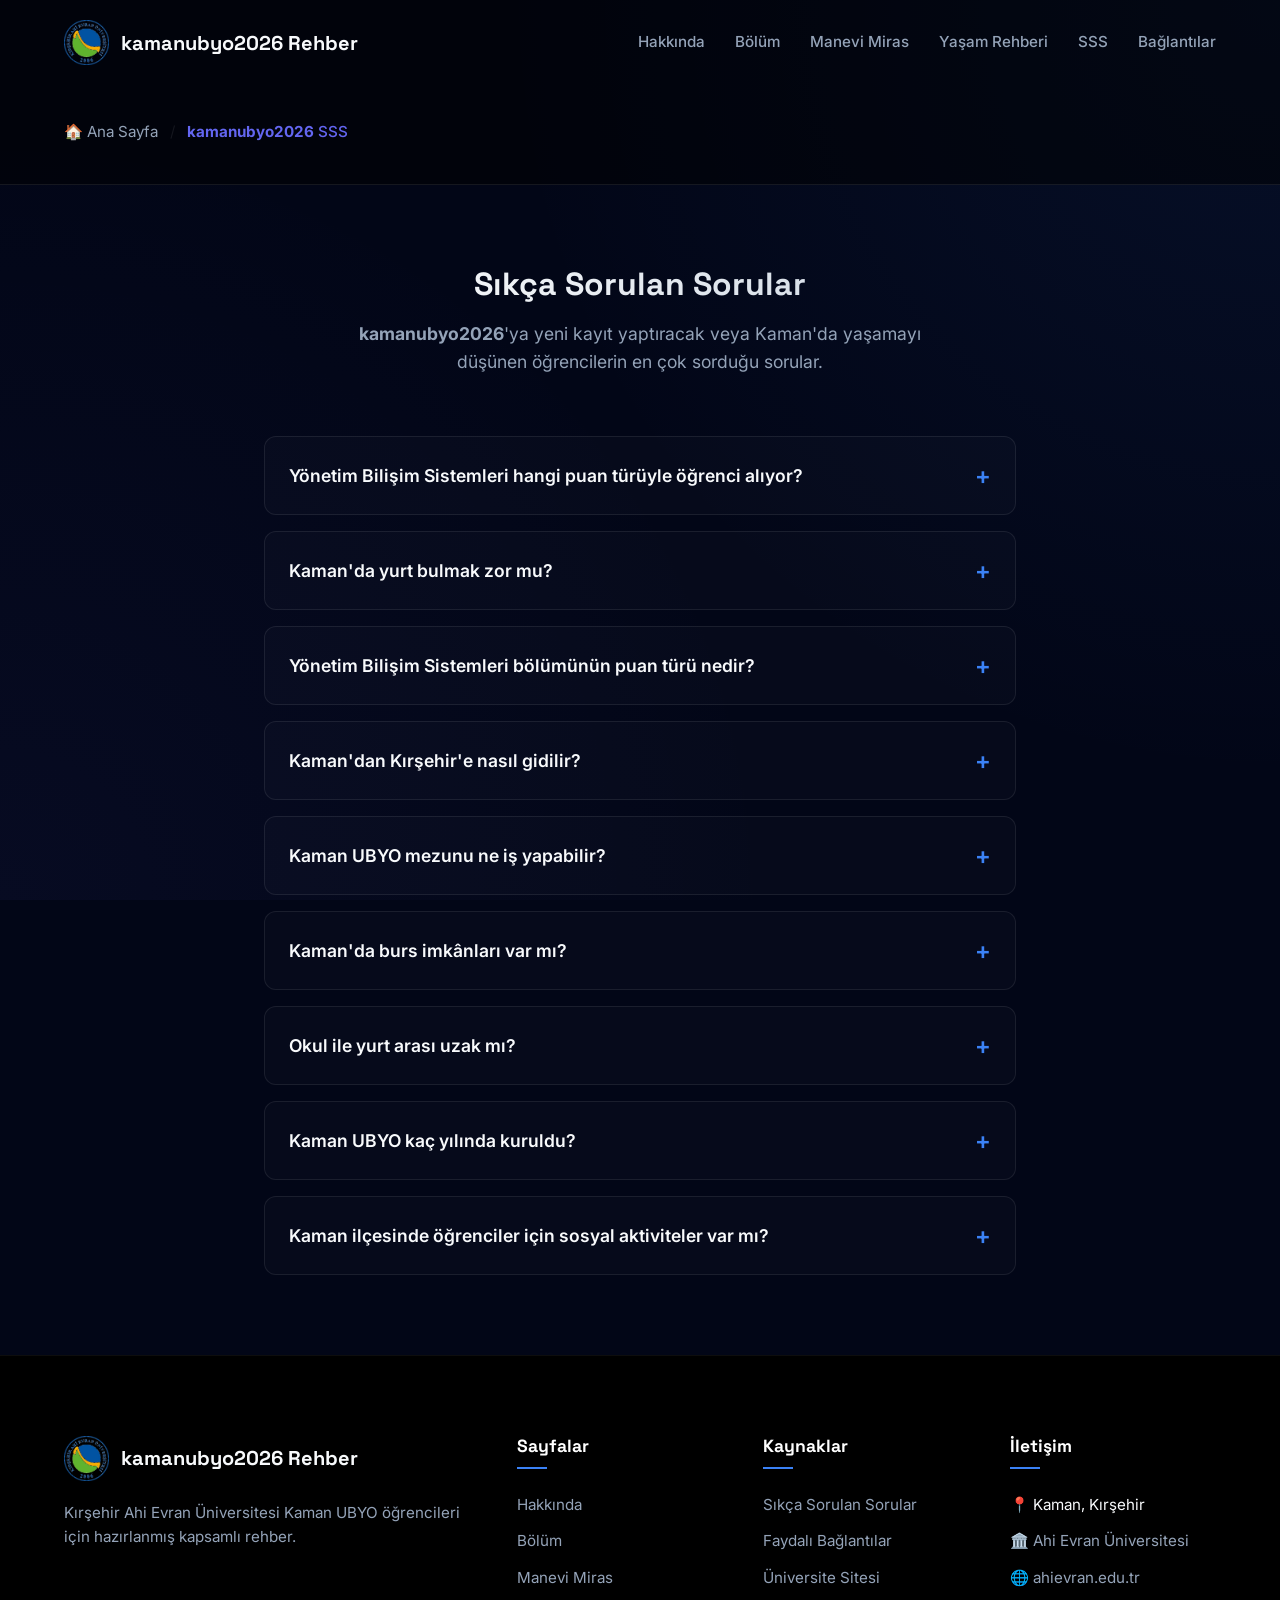
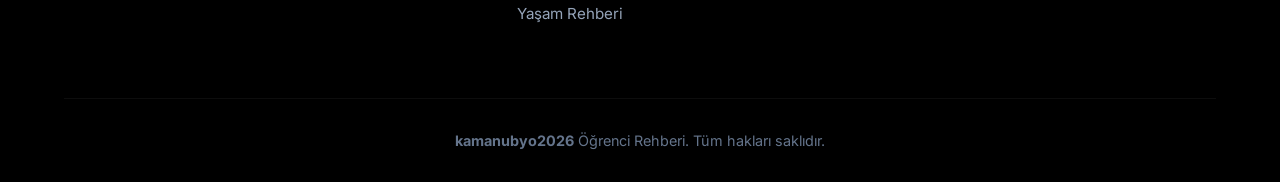
<file: sss.html>
<!DOCTYPE html>
<html lang="tr">
<head>
  <meta charset="UTF-8">
  <meta name="viewport" content="width=device-width, initial-scale=1.0">
  <meta name="description" content="Kaman UBYO Sıkça Sorulan Sorular. Yurt başvurusu, burs imkanları, bölüm puan türleri, ulaşım ve öğrenci hayatıyla ilgili soruların cevapları.">
  <meta name="robots" content="index, follow, max-snippet:-1, max-image-preview:large">
  <meta name="theme-color" content="#6366f1">
  <link rel="canonical" href="https://www.kamanubyo2026.blog/sss.html">
  <link rel="icon" type="image/webp" href="images/logo.webp">
  <link rel="apple-touch-icon" href="images/logo.png">
  <meta property="og:type" content="article">
  <meta property="og:title" content="Sıkça Sorulan Sorular | Kaman UBYO">
  <meta property="og:description" content="Kaman UBYO hakkında yurt, ulaşım, kayıt ve öğrenci hayatı ile ilgili tüm merak ettikleriniz.">
  <meta property="og:url" content="https://www.kamanubyo2026.blog/sss.html">
  <meta property="og:locale" content="tr_TR">
  <meta name="twitter:card" content="summary_large_image">
  <meta name="twitter:title" content="Sıkça Sorulan Sorular | Kaman UBYO">
  <title>Sıkça Sorulan Sorular (SSS) | Kaman UBYO</title>
  <link rel="stylesheet" href="style.css">
  <script type="application/ld+json">
  { "@context":"https://schema.org","@type":"BreadcrumbList","itemListElement":[{"@type":"ListItem","position":1,"name":"Ana Sayfa","item":"https://www.kamanubyo2026.blog/"},{"@type":"ListItem","position":2,"name":"SSS","item":"https://www.kamanubyo2026.blog/sss.html"}] }
  </script>
  <script type="application/ld+json">
  {
    "@context": "https://schema.org",
    "@type": "FAQPage",
    "mainEntity": [
      {
        "@type": "Question",
        "name": "Kaman'da yurt bulmak zor mu?",
        "acceptedAnswer": {
          "@type": "Answer",
          "text": "KYK yurdu Kaman'daki ana konaklama seçeneğidir. Başvurular her yıl e-Devlet üzerinden yapılır. Kontenjan sınırlı olabileceği için erken başvuru önemlidir. Ayrıca kiralık daire seçenekleri de mevcuttur."
        }
      },
      {
        "@type": "Question",
        "name": "Yönetim Bilişim Sistemleri bölümünün puan türü nedir?",
        "acceptedAnswer": {
          "@type": "Answer",
          "text": "Yönetim Bilişim Sistemleri bölümü Eşit Ağırlık (EA) puan türü ile öğrenci kabul etmektedir. 4 yıllık lisans programıdır."
        }
      },
      {
        "@type": "Question",
        "name": "Kaman'dan Kırşehir'e nasıl gidilir?",
        "acceptedAnswer": {
          "@type": "Answer",
          "text": "Kaman ile Kırşehir merkez arasında düzenli dolmuş ve otobüs seferleri bulunmaktadır. Yolculuk süresi yaklaşık 45 dakikadır."
        }
      },
      {
        "@type": "Question",
        "name": "Kaman UBYO mezunu ne iş yapabilir?",
        "acceptedAnswer": {
          "@type": "Answer",
          "text": "YBS mezunları yazılım geliştirici, veritabanı uzmanı, IT proje yöneticisi, sistem analisti, dijital pazarlama uzmanı gibi rollerde görev alabilir. Hem özel sektörde hem kamu sektöründe iş imkanları mevcuttur."
        }
      },
      {
        "@type": "Question",
        "name": "Kaman'da burs imkânları var mı?",
        "acceptedAnswer": {
          "@type": "Answer",
          "text": "KYK burs ve kredi başvurularının yanı sıra vakıf bursları, dernek bursları ve üniversitenin kendi burs olanakları (örneğin yemek bursu) bulunmaktadır."
        }
      },
      {
        "@type": "Question",
        "name": "Okul ile yurt arası uzak mı?",
        "acceptedAnswer": {
          "@type": "Answer",
          "text": "Hayır, KYK yurdu ile Kaman UBYO arasındaki mesafe yürüyerek kolayca aşılabilecek kısa bir mesafededir."
        }
      },
      {
        "@type": "Question",
        "name": "Kaman UBYO kaç yılında kuruldu?",
        "acceptedAnswer": {
          "@type": "Answer",
          "text": "Kaman Uygulamalı Bilimler Yüksekokulu 2016 yılında Kırşehir Ahi Evran Üniversitesi bünyesinde kurulmuştur."
        }
      },
      {
        "@type": "Question",
        "name": "Kaman ilçesinde öğrenciler için sosyal aktiviteler var mı?",
        "acceptedAnswer": {
          "@type": "Answer",
          "text": "Evet, Kaman'da çay bahçeleri, kafeler, Kaman Kalehöyük Müzesi, Japon Bahçesi gibi yerlerin yanı sıra öğrenci kulüp etkinlikleri mevcuttur. Kırşehir merkeze 45 dakikada ulaşarak AVM ve sinema gibi imkanlardan da yararlanılabilir."
        }
      }
    ]
  }
  </script>
</head>
<body>
  <header>
    <nav class="navbar" id="navbar">
      <div class="container">
        <a href="/" class="nav-logo" title="Kaman UBYO Rehber">
          <div class="logo-icon">
            <img src="images/logo.webp" alt="Kaman UBYO logosu" width="36" height="36">
          </div>
          <span>kamanubyo2026 Rehber</span>
        </a>
        <div class="nav-links">
          <a href="hakkinda.html" title="Hakkında">Hakkında</a>
          <a href="bolum.html" title="YBS Bölümü">Bölüm</a>
          <a href="manevi-miras.html" title="Manevi Miras">Manevi Miras</a>
          <a href="yasam-rehberi.html" title="Yaşam Rehberi">Yaşam Rehberi</a>
          <a href="sss.html" title="SSS">SSS</a>
          <a href="baglantilar.html" title="Bağlantılar">Bağlantılar</a>
        </div>
        <button class="mobile-toggle" aria-label="Menüyü aç veya kapat"><span></span><span></span><span></span></button>
      </div>
    </nav>
  </header>

  <div class="mobile-menu" role="navigation" aria-label="Mobil menü">
    <a href="hakkinda.html">Hakkında</a>
    <a href="bolum.html">Bölüm</a>
    <a href="manevi-miras.html">Manevi Miras</a>
    <a href="yasam-rehberi.html">Yaşam Rehberi</a>
    <a href="sss.html">SSS</a>
    <a href="baglantilar.html">Bağlantılar</a>
  </div>

  <main>
    <section class="breadcrumb-section">
      <div class="container">
        <div class="breadcrumb" aria-label="Breadcrumb">
          <a href="/">🏠 Ana Sayfa</a><span class="breadcrumb-sep">/</span><span class="breadcrumb-current"><strong>kamanubyo2026</strong> SSS</span>
        </div>
      </div>
    </section>

    <section class="section section-sss">
      <div class="container">
        <div class="section-header">
          <h2 style="font-size: 2rem;"> Sıkça Sorulan Sorular</h2>
          <p><strong>kamanubyo2026</strong>'ya yeni kayıt yaptıracak veya Kaman'da yaşamayı düşünen öğrencilerin en çok sorduğu sorular.</p>
        </div>
        <div class="faq-list">
          <div class="faq-item">
            <button class="faq-question">
              <span> Yönetim Bilişim Sistemleri hangi puan türüyle öğrenci alıyor?</span>
              <span class="faq-icon">+</span>
            </button>
            <div class="faq-answer">
              <div class="faq-answer-inner"> Yönetim Bilişim Sistemleri bölümü <strong>Eşit Ağırlık (EA)</strong> puan türüyle öğrenci kabul etmektedir. 4 yıllık bir lisans programıdır.</div>
            </div>
          </div>
          <div class="faq-item">
            <button class="faq-question">
              <span>Kaman'da yurt bulmak zor mu?</span>
              <span class="faq-icon">+</span>
            </button>
            <div class="faq-answer">
              <div class="faq-answer-inner">KYK yurdu Kaman'daki ana konaklama seçeneğidir. Başvurular her yıl e-Devlet veya KYK resmi sitesi üzerinden yapılır. Kontenjan sınırlı olabilir, bu nedenle erken başvuru önemlidir. Yurt dışında kalmak isteyenler için ilçe merkezinde kiralık daireler de bulunmaktadır.</div>
            </div>
          </div>
          <div class="faq-item">
            <button class="faq-question">
              <span>Yönetim Bilişim Sistemleri bölümünün puan türü nedir?</span>
              <span class="faq-icon">+</span>
            </button>
            <div class="faq-answer">
              <div class="faq-answer-inner">Yönetim Bilişim Sistemleri bölümü Eşit Ağırlık (EA) puan türü ile öğrenci kabul etmektedir. 4 yıllık lisans programıdır. Kaman UBYO, Kırşehir Ahi Evran Üniversitesi bünyesindeki devlet üniversitesi avantajıyla ücretsiz eğitim sunmaktadır.</div>
            </div>
          </div>
          <div class="faq-item">
            <button class="faq-question">
              <span>Kaman'dan Kırşehir'e nasıl gidilir?</span>
              <span class="faq-icon">+</span>
            </button>
            <div class="faq-answer">
              <div class="faq-answer-inner">Kaman ile Kırşehir merkez arasında düzenli dolmuş ve otobüs seferleri bulunmaktadır. Yolculuk süresi yaklaşık 45 dakikadır. Kaman Otogarı'ndan Ankara, Kayseri, Nevşehir gibi illere şehirlerarası otobüs seferleri de mevcuttur.</div>
            </div>
          </div>
          <div class="faq-item">
            <button class="faq-question">
              <span>Kaman UBYO mezunu ne iş yapabilir?</span>
              <span class="faq-icon">+</span>
            </button>
            <div class="faq-answer">
              <div class="faq-answer-inner"> YBS mezunları yazılım geliştirici, sistem yöneticisi, veritabanı uzmanı, bilişim güvenliği uzmanı, proje yöneticisi gibi teknik rollerin yanı sıra; e-ticaret, bankacılık, sigortacılık, muhasebe gibi sektörlerde danışmanlık ve yönetim pozisyonlarında çalışabilir. Kamu sektöründe de KPSS ile bilişim uzmanı olarak istihdam imkânı vardır.</div>
            </div>
          </div>
          <div class="faq-item">
            <button class="faq-question">
              <span>Kaman'da burs imkânları var mı?</span>
              <span class="faq-icon">+</span>
            </button>
            <div class="faq-answer">
              <div class="faq-answer-inner">KYK burs ve kredi başvuruları her dönem açılmaktadır. Bunun dışında çeşitli vakıf bursları, belediye bursları ve üniversitenin kendi burs olanakları (örneğin yemek bursu) mevcuttur. Detaylı bilgi için Kaman UBYO öğrenci işleri ile iletişime geçebilirsiniz.</div>
            </div>
          </div>
          <div class="faq-item">
            <button class="faq-question">
              <span>Okul ile yurt arası uzak mı?</span>
              <span class="faq-icon">+</span>
            </button>
            <div class="faq-answer">
              <div class="faq-answer-inner">Hayır, KYK yurdu ile Kaman UBYO arasındaki mesafe yürüme mesafesindedir. Kaman küçük bir ilçe olduğundan ilçe içi ulaşım genellikle yaya olarak sağlanabilir. Toplu taşıma veya taksi kullanmaya gerek kalmaz.</div>
            </div>
          </div>
          <div class="faq-item">
            <button class="faq-question">
              <span>Kaman UBYO kaç yılında kuruldu?</span>
              <span class="faq-icon">+</span>
            </button>
            <div class="faq-answer">
              <div class="faq-answer-inner">Kaman Uygulamalı Bilimler Yüksekokulu 2016 yılında Kırşehir Ahi Evran Üniversitesi bünyesinde kurulmuştur. Yönetim Bilişim Sistemleri bölümü ile faaliyet göstermekte olup, uygulamalı eğitim anlayışıyla öğrencilerini geleceğe hazırlamaktadır.</div>
            </div>
          </div>
          <div class="faq-item">
            <button class="faq-question">
              <span>Kaman ilçesinde öğrenciler için sosyal aktiviteler var mı?</span>
              <span class="faq-icon">+</span>
            </button>
            <div class="faq-answer">
              <div class="faq-answer-inner">Evet, Kaman'da çay bahçeleri, kafeler, Kaman Kalehöyük Müzesi, Japon Bahçesi gibi yerlerin yanı sıra öğrenci kulüp etkinlikleri bulunmaktadır. Kırşehir merkeze yaklaşık 45 dakikada ulaşılarak AVM, sinema ve şehir etkinliklerine de katılabilir.</div>
            </div>
          </div>
        </div>
      </div>
    </section>
  </main>

  <footer class="footer">
    <div class="container">
      <div class="footer-grid">
        <div class="footer-brand">
          <a href="/" class="nav-logo"><div class="logo-icon"><img src="images/logo.webp" alt="Kaman UBYO" width="20" height="20" loading="lazy"></div><span><strong>kamanubyo2026</strong> Rehber</span></a>
          <p>Kırşehir Ahi Evran Üniversitesi Kaman UBYO öğrencileri için hazırlanmış kapsamlı rehber.</p>
        </div>
        <div class="footer-col">
          <h4>Sayfalar</h4>
          <a href="hakkinda.html">Hakkında</a>
          <a href="bolum.html">Bölüm</a>
          <a href="manevi-miras.html">Manevi Miras</a>
          <a href="yasam-rehberi.html">Yaşam Rehberi</a>
        </div>
        <div class="footer-col">
          <h4>Kaynaklar</h4>
          <a href="sss.html">Sıkça Sorulan Sorular</a>
          <a href="baglantilar.html">Faydalı Bağlantılar</a>
          <a href="https://ahievran.edu.tr" target="_blank" rel="nofollow noopener noreferrer">Üniversite Sitesi</a>
        </div>
        <div class="footer-col">
          <h4>İletişim</h4>
          <a href="https://www.google.com/maps?vet=10CAAQoqAOahcKEwiAo-yumemUAxUAAAAAHQAAAAAQCw..i&sca_esv=70aa846ced6b4820&pvq=Cg0vZy8xMWd3bWtraDI1Ij8KOWFoaSBldnJhbiDDvG5pdmVyc2l0ZXNpIHV5Z3VsYW1hbMSxIGJpbGltbGVyIHnDvGtzZWtva3VsdRACGAM&lqi=[base64]&fvr=1&cs=1&um=1&ie=UTF-8&fb=1&gl=tr&sa=X&ftid=0x14d4e5c985a0af49:0xa927aabf1ad1bf09" target="_blank" rel="nofollow noopener noreferrer" class="footer-info" style="color: inherit; text-decoration: none;">📍 Kaman, Kırşehir</a>
          <span class="footer-info">🏛️ Ahi Evran Üniversitesi</span>
          <a href="https://ahievran.edu.tr" target="_blank" rel="nofollow noopener noreferrer">🌐 ahievran.edu.tr</a>
        </div>
      </div>
      <div class="footer-bottom"><strong>kamanubyo2026</strong> Öğrenci Rehberi. Tüm hakları saklıdır.</div>
    </div>
  </footer>
  <script src="script.js" defer></script>
</body>
</html>
</file>
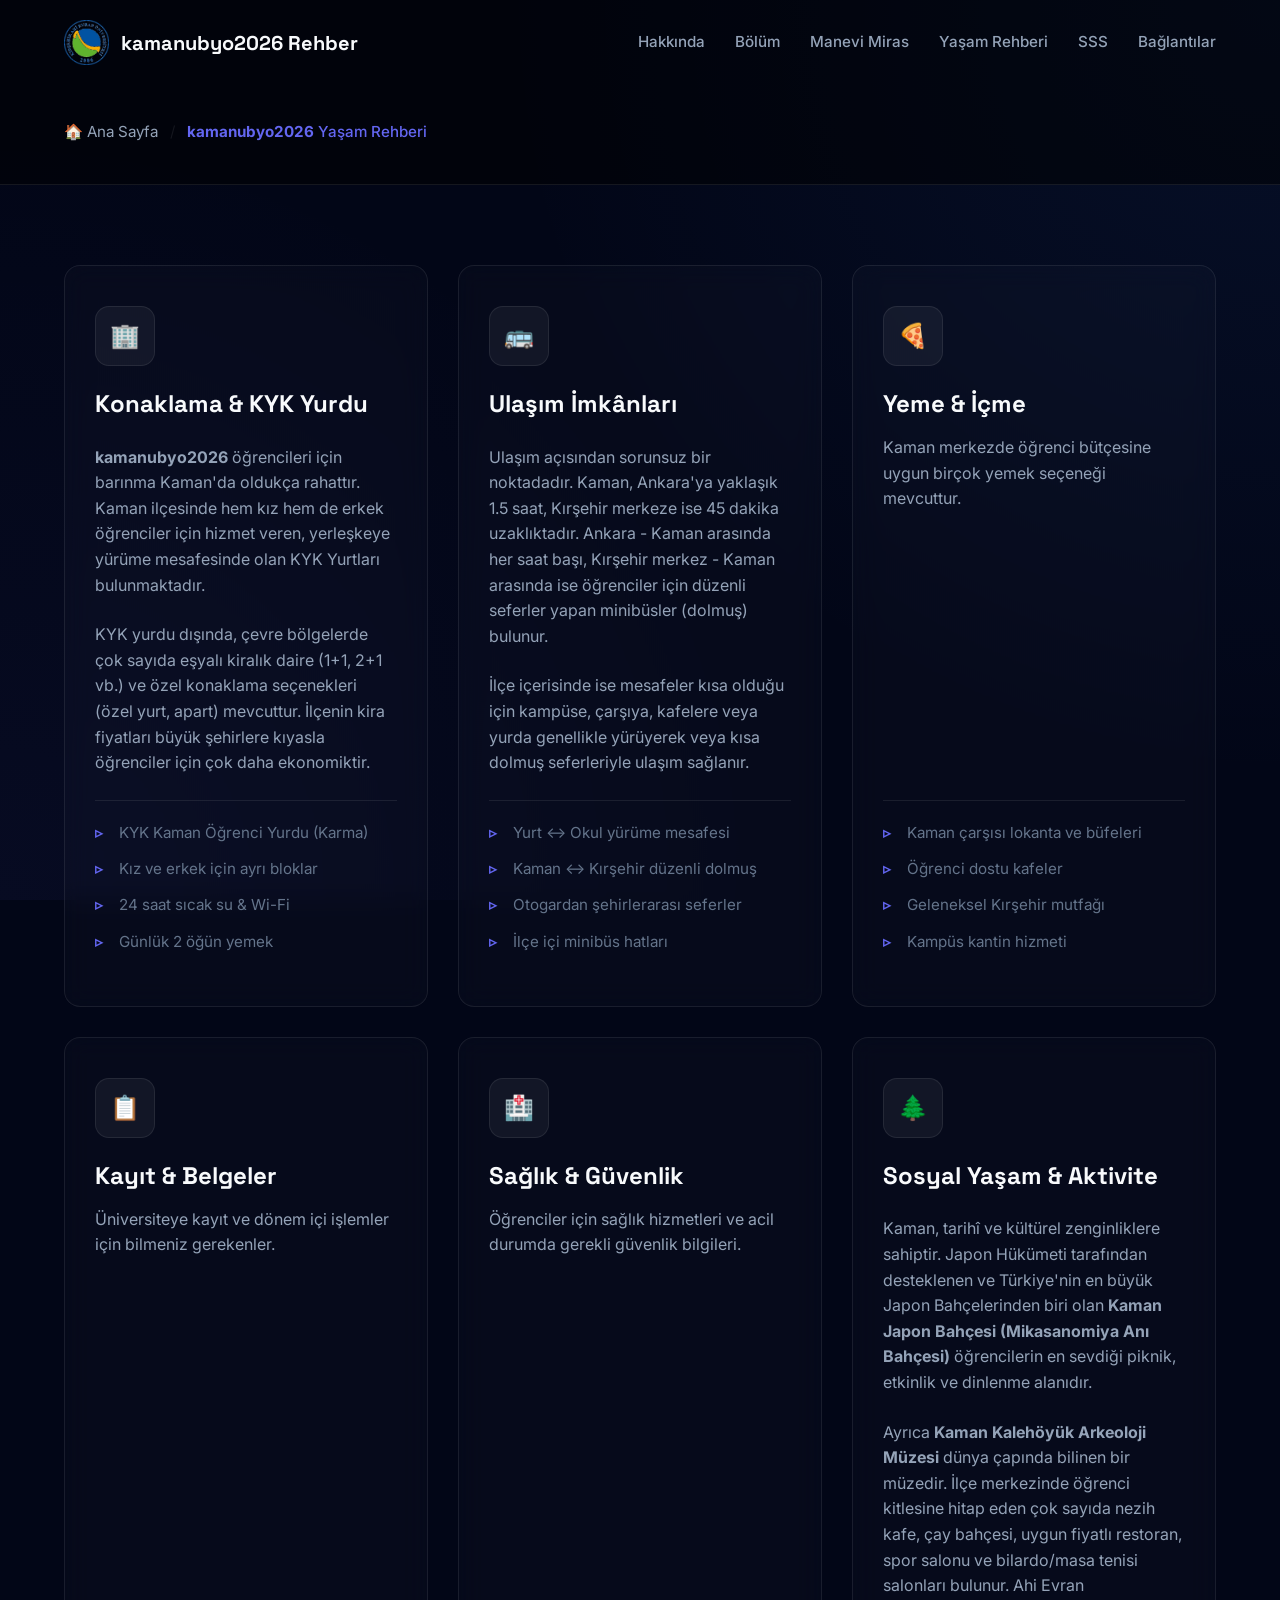
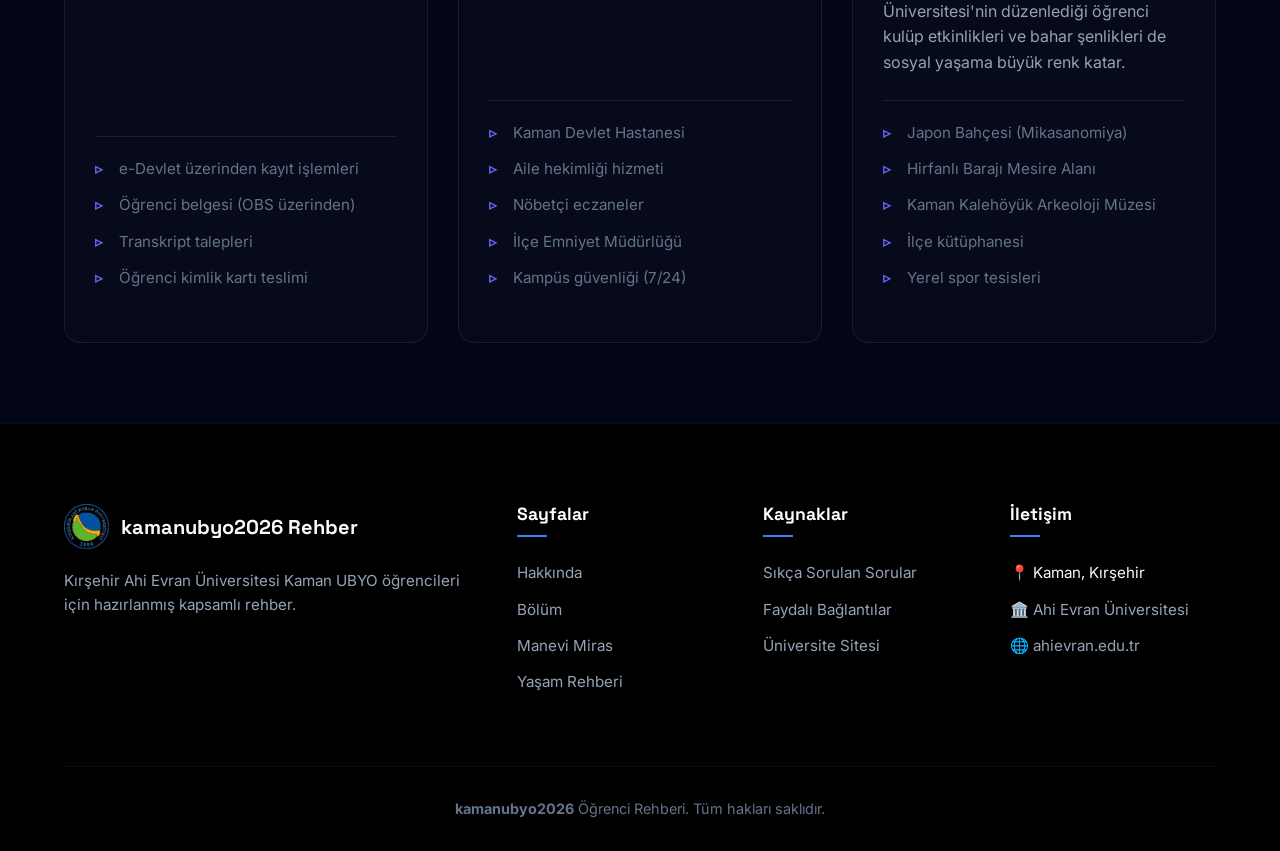
<file: yasam-rehberi.html>
<!DOCTYPE html>
<html lang="tr">
<head>
  <meta charset="UTF-8">
  <meta name="viewport" content="width=device-width, initial-scale=1.0">
  <meta name="description" content="Kaman yaşam rehberi. Konaklama, yurt, ulaşım, yeme-içme ve sağlık bilgileri. Kaman'da öğrenci hayatı hakkında bilmen gereken her şey.">
  <meta name="robots" content="index, follow, max-snippet:-1, max-image-preview:large">
  <meta name="theme-color" content="#6366f1">
  <link rel="canonical" href="https://www.kamanubyo2026.blog/yasam-rehberi.html">
  <link rel="icon" type="image/webp" href="images/logo.webp">
  <link rel="apple-touch-icon" href="images/logo.png">
  <meta property="og:type" content="article">
  <meta property="og:title" content="Kaman Yaşam Rehberi | Kaman UBYO">
  <meta property="og:description" content="Kaman'da konaklama, yurt, ulaşım ve sosyal yaşam rehberi.">
  <meta property="og:url" content="https://www.kamanubyo2026.blog/yasam-rehberi.html">
  <meta property="og:image" content="https://kamanubyo2026.blog/images/kaman-town.webp">
  <meta property="og:locale" content="tr_TR">
  <meta name="twitter:card" content="summary_large_image">
  <meta name="twitter:title" content="Kaman Yaşam Rehberi | Kaman UBYO">
  <meta name="twitter:image" content="https://kamanubyo2026.blog/images/kaman-town.webp">
  <title>Kaman Yaşam Rehberi | Öğrenci Hayatı | Kaman UBYO</title>
  <link rel="stylesheet" href="style.css">
  <script type="application/ld+json">
  { "@context":"https://schema.org","@type":"BreadcrumbList","itemListElement":[{"@type":"ListItem","position":1,"name":"Ana Sayfa","item":"https://www.kamanubyo2026.blog/"},{"@type":"ListItem","position":2,"name":"Yaşam Rehberi","item":"https://www.kamanubyo2026.blog/yasam-rehberi.html"}] }
  </script>
</head>
<body>
  <header>
    <nav class="navbar" id="navbar">
      <div class="container">
        <a href="/" class="nav-logo" title="Kaman UBYO Rehber">
          <div class="logo-icon">
            <img src="images/logo.webp" alt="Kaman UBYO logosu" width="36" height="36">
          </div>
          <span>kamanubyo2026 Rehber</span>
        </a>
        <div class="nav-links">
          <a href="hakkinda.html" title="Hakkında">Hakkında</a>
          <a href="bolum.html" title="YBS Bölümü">Bölüm</a>
          <a href="manevi-miras.html" title="Manevi Miras">Manevi Miras</a>
          <a href="yasam-rehberi.html" title="Yaşam Rehberi">Yaşam Rehberi</a>
          <a href="sss.html" title="SSS">SSS</a>
          <a href="baglantilar.html" title="Bağlantılar">Bağlantılar</a>
        </div>
        <button class="mobile-toggle" aria-label="Menüyü aç veya kapat"><span></span><span></span><span></span></button>
      </div>
    </nav>
  </header>

  <div class="mobile-menu" role="navigation" aria-label="Mobil menü">
    <a href="hakkinda.html">Hakkında</a>
    <a href="bolum.html">Bölüm</a>
    <a href="manevi-miras.html">Manevi Miras</a>
    <a href="yasam-rehberi.html">Yaşam Rehberi</a>
    <a href="sss.html">SSS</a>
    <a href="baglantilar.html">Bağlantılar</a>
  </div>

  <main>
    <section class="breadcrumb-section">
      <div class="container">
        <div class="breadcrumb" aria-label="Breadcrumb">
          <a href="/">🏠 Ana Sayfa</a><span class="breadcrumb-sep">/</span><span class="breadcrumb-current"><strong>kamanubyo2026</strong> Yaşam Rehberi</span>
        </div>
      </div>
    </section>

    <section class="section">
      <div class="container">
        <div class="cards-grid">
          <div class="card">
            <div class="card-icon">🏢</div>
            <h2> Konaklama & KYK Yurdu</h2><br>
            <p><strong>kamanubyo2026</strong> öğrencileri için barınma Kaman'da oldukça rahattır. Kaman ilçesinde hem kız hem de erkek öğrenciler için hizmet veren, yerleşkeye yürüme mesafesinde olan KYK Yurtları bulunmaktadır.</p>
            <p>KYK yurdu dışında, çevre bölgelerde çok sayıda eşyalı kiralık daire (1+1, 2+1 vb.) ve özel konaklama seçenekleri (özel yurt, apart) mevcuttur. İlçenin kira fiyatları büyük şehirlere kıyasla öğrenciler için çok daha ekonomiktir.</p>
            <ul class="card-list">
              <li>KYK Kaman Öğrenci Yurdu (Karma)</li>
              <li>Kız ve erkek için ayrı bloklar</li>
              <li>24 saat sıcak su & Wi-Fi</li>
              <li>Günlük 2 öğün yemek</li>
            </ul>
          </div>
          <div class="card">
            <div class="card-icon">🚌</div>
            <h2> Ulaşım İmkânları</h2><br>
            <p>Ulaşım açısından sorunsuz bir noktadadır. Kaman, Ankara'ya yaklaşık 1.5 saat, Kırşehir merkeze ise 45 dakika uzaklıktadır. Ankara - Kaman arasında her saat başı, Kırşehir merkez - Kaman arasında ise öğrenciler için düzenli seferler yapan minibüsler (dolmuş) bulunur.</p>
            <p>İlçe içerisinde ise mesafeler kısa olduğu için kampüse, çarşıya, kafelere veya yurda genellikle yürüyerek veya kısa dolmuş seferleriyle ulaşım sağlanır.</p>
            <ul class="card-list">
              <li>Yurt ↔ Okul yürüme mesafesi</li>
              <li>Kaman ↔ Kırşehir düzenli dolmuş</li>
              <li>Otogardan şehirlerarası seferler</li>
              <li>İlçe içi minibüs hatları</li>
            </ul>
          </div>
          <div class="card">
            <div class="card-icon">🍕</div>
            <h3> Yeme & İçme</h3>
            <p>Kaman merkezde öğrenci bütçesine uygun birçok yemek seçeneği mevcuttur.</p>
            <ul class="card-list">
              <li>Kaman çarşısı lokanta ve büfeleri</li>
              <li>Öğrenci dostu kafeler</li>
              <li>Geleneksel Kırşehir mutfağı</li>
              <li>Kampüs kantin hizmeti</li>
            </ul>
          </div>
          <div class="card">
            <div class="card-icon">📋</div>
            <h3> Kayıt & Belgeler</h3>
            <p>Üniversiteye kayıt ve dönem içi işlemler için bilmeniz gerekenler.</p>
            <ul class="card-list">
              <li>e-Devlet üzerinden kayıt işlemleri</li>
              <li>Öğrenci belgesi (OBS üzerinden)</li>
              <li>Transkript talepleri</li>
              <li>Öğrenci kimlik kartı teslimi</li>
            </ul>
          </div>
          <div class="card">
            <div class="card-icon">🏥</div>
            <h3> Sağlık & Güvenlik</h3>
            <p>Öğrenciler için sağlık hizmetleri ve acil durumda gerekli güvenlik bilgileri.</p>
            <ul class="card-list">
              <li>Kaman Devlet Hastanesi</li>
              <li>Aile hekimliği hizmeti</li>
              <li>Nöbetçi eczaneler</li>
              <li>İlçe Emniyet Müdürlüğü</li>
              <li>Kampüs güvenliği (7/24)</li>
            </ul>
          </div>
          <div class="card">
            <div class="card-icon">🌲</div>
            <h2> Sosyal Yaşam & Aktivite</h2><br>
            <p>Kaman, tarihî ve kültürel zenginliklere sahiptir. Japon Hükümeti tarafından desteklenen ve Türkiye'nin en büyük Japon Bahçelerinden biri olan <strong>Kaman Japon Bahçesi (Mikasanomiya Anı Bahçesi)</strong> öğrencilerin en sevdiği piknik, etkinlik ve dinlenme alanıdır.</p>
            <p>Ayrıca <strong>Kaman Kalehöyük Arkeoloji Müzesi</strong> dünya çapında bilinen bir müzedir. İlçe merkezinde öğrenci kitlesine hitap eden çok sayıda nezih kafe, çay bahçesi, uygun fiyatlı restoran, spor salonu ve bilardo/masa tenisi salonları bulunur. Ahi Evran Üniversitesi'nin düzenlediği öğrenci kulüp etkinlikleri ve bahar şenlikleri de sosyal yaşama büyük renk katar.</p>
            <ul class="card-list">
              <li>Japon Bahçesi (Mikasanomiya)</li>
              <li>Hirfanlı Barajı Mesire Alanı</li>
              <li>Kaman Kalehöyük Arkeoloji Müzesi</li>
              <li>İlçe kütüphanesi</li>
              <li>Yerel spor tesisleri</li>
            </ul>
          </div>
        </div>
      </div>
    </section>
  </main>

  <footer class="footer">
    <div class="container">
      <div class="footer-grid">
        <div class="footer-brand">
          <a href="/" class="nav-logo"><div class="logo-icon"><img src="images/logo.webp" alt="Kaman UBYO" width="20" height="20" loading="lazy"></div><span><strong>kamanubyo2026</strong> Rehber</span></a>
          <p>Kırşehir Ahi Evran Üniversitesi Kaman UBYO öğrencileri için hazırlanmış kapsamlı rehber.</p>
        </div>
        <div class="footer-col">
          <h4>Sayfalar</h4>
          <a href="hakkinda.html">Hakkında</a>
          <a href="bolum.html">Bölüm</a>
          <a href="manevi-miras.html">Manevi Miras</a>
          <a href="yasam-rehberi.html">Yaşam Rehberi</a>
        </div>
        <div class="footer-col">
          <h4>Kaynaklar</h4>
          <a href="sss.html">Sıkça Sorulan Sorular</a>
          <a href="baglantilar.html">Faydalı Bağlantılar</a>
          <a href="https://ahievran.edu.tr" target="_blank" rel="nofollow noopener noreferrer">Üniversite Sitesi</a>
        </div>
        <div class="footer-col">
          <h4>İletişim</h4>
          <a href="https://www.google.com/maps?vet=10CAAQoqAOahcKEwiAo-yumemUAxUAAAAAHQAAAAAQCw..i&sca_esv=70aa846ced6b4820&pvq=Cg0vZy8xMWd3bWtraDI1Ij8KOWFoaSBldnJhbiDDvG5pdmVyc2l0ZXNpIHV5Z3VsYW1hbMSxIGJpbGltbGVyIHnDvGtzZWtva3VsdRACGAM&lqi=[base64]&fvr=1&cs=1&um=1&ie=UTF-8&fb=1&gl=tr&sa=X&ftid=0x14d4e5c985a0af49:0xa927aabf1ad1bf09" target="_blank" rel="nofollow noopener noreferrer" class="footer-info" style="color: inherit; text-decoration: none;">📍 Kaman, Kırşehir</a>
          <span class="footer-info">🏛️ Ahi Evran Üniversitesi</span>
          <a href="https://ahievran.edu.tr" target="_blank" rel="nofollow noopener noreferrer">🌐 ahievran.edu.tr</a>
        </div>
      </div>
      <div class="footer-bottom"><strong>kamanubyo2026</strong> Öğrenci Rehberi. Tüm hakları saklıdır.</div>
    </div>
  </footer>
  <script src="script.js" defer></script>
</body>
</html>
</file>
<file: style.css>
@import url('https://fonts.googleapis.com/css2?family=Space+Grotesk:wght@300;400;500;600;700&family=Inter:wght@300;400;500;600;700&display=swap');

:root {
  /* Color Palette */
  --bg-dark: #0f172a;
  --bg-darker: #020617;
  --bg-card: rgba(255, 255, 255, 0.02);
  --bg-glass: rgba(15, 23, 42, 0.8);
  --border-color: rgba(255, 255, 255, 0.08);
  --border-glow: rgba(59, 130, 246, 0.2);
  
  /* Text */
  --text-primary: #f8fafc;
  --text-secondary: #94a3b8;
  --text-muted: #64748b;
  
  /* Accents */
  --accent-cyan: #3b82f6; /* Blue 500 */
  --accent-purple: #6366f1; /* Indigo 500 */
  --accent-rose: #10b981; /* Emerald 500 */
  
  /* Gradients */
  --gradient-bg: radial-gradient(circle at top right, rgba(59, 130, 246, 0.08), transparent 50%),
                 radial-gradient(circle at bottom left, rgba(99, 102, 241, 0.05), transparent 50%);
  --gradient-text: linear-gradient(to right, #ffffff, #cbd5e1);
  --gradient-btn: linear-gradient(135deg, #2563eb 0%, #4f46e5 100%);
  
  /* Fonts */
  --font-heading: 'Space Grotesk', sans-serif;
  --font-body: 'Inter', sans-serif;
  
  /* Layout & FX */
  --radius-lg: 16px;
  --radius-md: 12px;
  --transition: all 0.4s cubic-bezier(0.4, 0, 0.2, 1);
  --shadow-glow: 0 0 25px rgba(139, 92, 246, 0.4);
}

/* Base Reset */
* { margin: 0; padding: 0; box-sizing: border-box; }
body {
  font-family: var(--font-body);
  background-color: var(--bg-darker);
  background-image: var(--gradient-bg);
  background-attachment: fixed;
  color: var(--text-primary);
  line-height: 1.6;
  overflow-x: hidden;
}
a { text-decoration: none; color: inherit; }
img, picture { max-width: 100%; display: block; }
h1, h2, h3, h4, h5, h6 {
  font-family: var(--font-heading);
  font-weight: 700;
  line-height: 1.2;
}

/* Utilities */
.container { max-width: 1200px; margin: 0 auto; padding: 0 24px; }
.section { padding: 80px 0; position: relative; }
.section-header { text-align: center; margin-bottom: 60px; }
.section-header h2 {
  font-size: 2.5rem;
  background: var(--gradient-text);
  -webkit-background-clip: text;
  -webkit-text-fill-color: transparent;
  margin-bottom: 16px;
}
.section-header p { color: var(--text-secondary); font-size: 1.1rem; max-width: 600px; margin: 0 auto; }
.section-label { 
  display: inline-block; 
  padding: 6px 14px; 
  background: rgba(139, 92, 246, 0.15); 
  border: 1px solid var(--border-glow); 
  color: #c4b5fd; 
  border-radius: 20px; 
  font-size: 0.85rem; 
  font-weight: 600; 
  margin-bottom: 12px; 
  letter-spacing: 1px;
  text-transform: uppercase;
}

/* Navbar */
.navbar {
  position: fixed;
  top: 0; left: 0; right: 0;
  z-index: 1000;
  padding: 20px 0;
  transition: var(--transition);
}
.navbar.scrolled {
  padding: 12px 0;
  background: rgba(9, 9, 11, 0.8);
  backdrop-filter: blur(16px);
  border-bottom: 1px solid var(--border-color);
}
.navbar .container { display: flex; align-items: center; justify-content: space-between; }
.nav-logo { display: flex; align-items: center; gap: 12px; font-family: var(--font-heading); font-size: 1.25rem; font-weight: 700; }
.logo-icon { 
  width: 45px; height: 45px; 
  display: flex; align-items: center; justify-content: center;
}
.logo-icon img { width: 100%; height: 100%; object-fit: contain; }
.nav-links { display: flex; gap: 30px; }
.nav-links a {
  font-size: 0.95rem;
  font-weight: 500;
  color: var(--text-secondary);
  position: relative;
  transition: var(--transition);
}
.nav-links a:hover, .nav-links a.active { color: var(--text-primary); }
.nav-links a::after {
  content: ''; position: absolute; left: 0; bottom: -4px;
  width: 0%; height: 2px;
  background: var(--accent-cyan);
  transition: var(--transition);
  border-radius: 2px;
}
.nav-links a:hover::after, .nav-links a.active::after { width: 100%; box-shadow: 0 0 10px var(--accent-cyan); }
.mobile-toggle { display: none; background: transparent; border: none; cursor: pointer; flex-direction: column; gap: 6px; }
.mobile-toggle span { display: block; width: 30px; height: 2px; background: var(--text-primary); transition: var(--transition); }
.mobile-menu {
  position: fixed; top: 0; right: -100%; width: 300px; height: 100vh;
  background: var(--bg-dark); border-left: 1px solid var(--border-color);
  padding: 100px 30px 30px; z-index: 999;
  display: flex; flex-direction: column; gap: 20px;
  transition: var(--transition);
}
.mobile-menu.active { right: 0; box-shadow: -10px 0 30px rgba(0,0,0,0.8); }
.mobile-menu a { font-size: 1.2rem; color: var(--text-secondary); padding: 10px 0; border-bottom: 1px solid var(--border-color); }
.mobile-menu a:hover { color: var(--accent-cyan); padding-left: 10px; }

/* Hero */
.hero {
  position: relative;
  min-height: 100vh;
  display: flex;
  align-items: center;
  justify-content: center;
  padding-top: 80px;
  overflow: hidden;
}
.hero-bg { position: absolute; inset: 0; z-index: 0; }
.hero-bg img { width: 100%; height: 100%; object-fit: cover; opacity: 0.4; filter: grayscale(100%); mix-blend-mode: luminosity; }
.hero-bg::after {
  content: ''; position: absolute; inset: 0;
  background: linear-gradient(180deg, rgba(9,9,11,0.2) 0%, var(--bg-darker) 100%);
}
.hero-content {
  position: relative;
  z-index: 2;
  text-align: center;
  max-width: 800px;
  padding: 0 24px;
}
.hero-badge {
  display: inline-flex; align-items: center; gap: 8px;
  padding: 8px 16px;
  background: rgba(6, 182, 212, 0.1);
  border: 1px solid rgba(6, 182, 212, 0.3);
  border-radius: 30px;
  color: var(--accent-cyan);
  font-size: 0.9rem;
  font-weight: 600;
  margin-bottom: 24px;
  backdrop-filter: blur(10px);
}
.hero-badge .dot { width: 8px; height: 8px; background: var(--accent-cyan); border-radius: 50%; box-shadow: 0 0 10px var(--accent-cyan); animation: pulse 2s infinite; }
.hero h1 {
  font-size: clamp(3rem, 6vw, 5rem);
  font-weight: 800;
  line-height: 1.1;
  margin-bottom: 24px;
  text-transform: uppercase;
  letter-spacing: -1px;
}
.hero h1 span {
  background: var(--gradient-text);
  -webkit-background-clip: text;
  -webkit-text-fill-color: transparent;
  display: inline-block;
  position: relative;
}
.hero p {
  font-size: 1.25rem;
  color: var(--text-secondary);
  max-width: 600px;
  margin: 0 auto 40px;
}
.hero-buttons { display: flex; gap: 20px; justify-content: center; flex-wrap: wrap; }
.btn {
  display: inline-flex; align-items: center; justify-content: center;
  padding: 16px 32px;
  border-radius: 8px;
  font-size: 1rem;
  font-weight: 600;
  transition: var(--transition);
  font-family: var(--font-heading);
  text-transform: uppercase;
  letter-spacing: 1px;
  position: relative;
  overflow: hidden;
}
.btn-primary {
  background: var(--gradient-btn);
  color: #fff;
  border: none;
  box-shadow: 0 10px 20px rgba(139, 92, 246, 0.3);
}
.btn-primary:hover {
  transform: translateY(-3px);
  box-shadow: 0 15px 30px rgba(139, 92, 246, 0.5);
}
.btn-primary::before {
  content: ''; position: absolute; top: 0; left: -100%; width: 50%; height: 100%;
  background: linear-gradient(90deg, transparent, rgba(255,255,255,0.3), transparent);
  transform: skewX(-20deg); transition: 0.5s;
}
.btn-primary:hover::before { left: 150%; }
.btn-outline {
  background: transparent;
  color: var(--text-primary);
  border: 1px solid var(--border-color);
}
.btn-outline:hover {
  border-color: var(--text-primary);
  background: rgba(255,255,255,0.05);
}

/* Scroll Indicator */
.scroll-indicator { position: absolute; bottom: 40px; left: 50%; transform: translateX(-50%); z-index: 2; }
.mouse { width: 30px; height: 50px; border: 2px solid var(--text-secondary); border-radius: 15px; position: relative; }
.wheel { width: 4px; height: 8px; background: var(--accent-cyan); border-radius: 2px; position: absolute; top: 8px; left: 50%; transform: translateX(-50%); animation: scroll 2s infinite; }

/* Grid Cards (Replaces standard cards) */
.cards-grid {
  display: grid;
  grid-template-columns: repeat(auto-fit, minmax(320px, 1fr));
  gap: 30px;
}
.card {
  background: var(--bg-card);
  border: 1px solid var(--border-color);
  border-radius: var(--radius-lg);
  padding: 40px 30px;
  position: relative;
  transition: var(--transition);
  overflow: hidden;
  backdrop-filter: blur(12px);
  display: flex; flex-direction: column; height: 100%;
}
.card::before {
  content: ''; position: absolute; top: 0; left: 0; width: 100%; height: 100%;
  background: radial-gradient(circle at top right, rgba(6, 182, 212, 0.1), transparent 50%);
  opacity: 0; transition: var(--transition); pointer-events: none;
}
.card:hover {
  transform: translateY(-10px);
  border-color: var(--accent-cyan);
  box-shadow: 0 20px 40px rgba(0,0,0,0.5), inset 0 0 20px rgba(6, 182, 212, 0.05);
}
.card:hover::before { opacity: 1; }
.card-icon {
  width: 60px; height: 60px;
  background: rgba(255,255,255,0.05);
  border: 1px solid var(--border-color);
  border-radius: 14px;
  display: flex; align-items: center; justify-content: center;
  font-size: 24px;
  margin-bottom: 24px;
  transition: var(--transition);
}
.card:hover .card-icon {
  background: var(--gradient-btn);
  border-color: transparent;
  transform: scale(1.1) rotate(5deg);
  box-shadow: var(--shadow-glow);
}
.card h3 { font-size: 1.5rem; margin-bottom: 16px; color: var(--text-primary); transition: var(--transition); }
.card:hover h3 { color: var(--accent-cyan); }
.card p { color: var(--text-secondary); margin-bottom: 24px; flex-grow: 1; }
.card-list { list-style: none; margin-top: auto; border-top: 1px solid var(--border-color); padding-top: 20px; }
.card-list li {
  position: relative; padding-left: 24px; margin-bottom: 12px; color: var(--text-muted); font-size: 0.95rem;
}
.card-list li::before {
  content: '▹'; position: absolute; left: 0; top: 0; color: var(--accent-purple); font-weight: bold;
}
.card-link {
  display: inline-block; margin-top: 20px; font-weight: 600; color: var(--accent-cyan); font-family: var(--font-heading); text-transform: uppercase; font-size: 0.9rem; letter-spacing: 1px;
}

/* Breadcrumb Section */
.breadcrumb-section { padding: 120px 0 40px; background: rgba(0,0,0,0.5); border-bottom: 1px solid var(--border-color); }
.breadcrumb { display: flex; align-items: center; gap: 12px; font-size: 0.95rem; color: var(--text-muted); }
.breadcrumb a { color: var(--text-secondary); transition: var(--transition); }
.breadcrumb a:hover { color: var(--accent-cyan); }
.breadcrumb-sep { color: var(--border-color); }
.breadcrumb-current { color: var(--accent-purple); font-weight: 500; }

/* About Page Specific */
.about-grid { display: grid; grid-template-columns: 1fr 1.2fr; gap: 60px; align-items: center; }
.about-image { position: relative; border-radius: var(--radius-lg); overflow: hidden; border: 1px solid var(--border-color); }
.about-image img { width: 100%; height: auto; transition: var(--transition); filter: grayscale(50%) contrast(1.2); }
.about-image:hover img { filter: grayscale(0%) contrast(1); transform: scale(1.05); }
.about-stats {
  position: absolute; bottom: 15px; left: 15px; right: 15px;
  display: flex; gap: 10px;
  justify-content: center;
}
.stat-item {
  background: rgba(20, 20, 30, 0.6);
  border: 1px solid rgba(255, 255, 255, 0.1);
  padding: 12px 8px; border-radius: 10px;
  box-shadow: 0 10px 30px rgba(0,0,0,0.5);
  backdrop-filter: blur(12px);
  -webkit-backdrop-filter: blur(12px);
  text-align: center;
  flex: 1;
}
.stat-item .num { font-size: 1.5rem; font-family: var(--font-heading); font-weight: 800; background: var(--gradient-btn); -webkit-background-clip: text; -webkit-text-fill-color: transparent; margin-bottom: 2px; }
.stat-item .label { font-size: 0.75rem; color: #cbd5e1; text-transform: capitalize; letter-spacing: 0.5px; }
.about-text h2 { font-size: 2.5rem; margin-bottom: 24px; }
.about-text p { font-size: 1.1rem; color: var(--text-secondary); margin-bottom: 20px; }
.about-features { display: grid; grid-template-columns: 1fr 1fr; gap: 20px; margin-top: 40px; }
.about-feature {
  display: flex; align-items: center; gap: 16px;
  background: rgba(255,255,255,0.02); padding: 16px 20px;
  border-radius: 10px; border: 1px solid var(--border-color);
  font-weight: 500; transition: var(--transition);
}
.about-feature:hover { background: rgba(6,182,212,0.1); border-color: rgba(6,182,212,0.3); transform: translateX(10px); }
.about-feature .icon { font-size: 1.5rem; }

/* Department Showcase */
.dept-showcase { background: var(--bg-card); border: 1px solid var(--border-color); border-radius: var(--radius-lg); overflow: hidden; }
.dept-grid { display: grid; grid-template-columns: 1fr; gap: 0; }
@media (min-width: 992px) { .dept-grid { grid-template-columns: 1fr 1fr; } }
.dept-info { padding: 60px; }
.dept-info h3 { font-size: 2rem; margin-bottom: 20px; color: var(--accent-cyan); }
.dept-tags { display: flex; flex-wrap: wrap; gap: 10px; margin-top: 30px; }
.dept-tag { background: rgba(139,92,246,0.1); color: #c4b5fd; padding: 6px 16px; border-radius: 20px; font-size: 0.85rem; border: 1px solid rgba(139,92,246,0.3); }
.career-list { background: rgba(0,0,0,0.3); padding: 60px; border-left: 1px solid var(--border-color); }
.career-heading { font-size: 1.5rem; margin-bottom: 30px; font-family: var(--font-heading); }
.career-item { display: flex; align-items: flex-start; gap: 20px; margin-bottom: 30px; }
.career-item .icon { width: 40px; height: 40px; background: rgba(255,255,255,0.05); border-radius: 8px; display: flex; align-items: center; justify-content: center; font-size: 20px; flex-shrink: 0; color: var(--accent-rose); }
.career-item h4 { margin-bottom: 8px; font-size: 1.1rem; }
.career-item p { color: var(--text-secondary); font-size: 0.95rem; }

/* FAQ Section */
.section-sss { max-width: 800px; margin: 0 auto; }
.faq-list { display: flex; flex-direction: column; gap: 16px; }
.faq-item { background: var(--bg-card); border: 1px solid var(--border-color); border-radius: var(--radius-md); overflow: hidden; transition: var(--transition); }
.faq-item:hover { border-color: rgba(255,255,255,0.2); }
.faq-question { width: 100%; text-align: left; background: transparent; border: none; padding: 24px; font-size: 1.1rem; font-weight: 600; color: var(--text-primary); cursor: pointer; display: flex; justify-content: space-between; align-items: center; font-family: var(--font-body); }
.faq-icon { color: var(--accent-cyan); font-size: 1.5rem; transition: transform 0.3s ease; }
.faq-answer { display: grid; grid-template-rows: 0fr; transition: grid-template-rows 0.4s ease; background: rgba(0,0,0,0.2); }
.faq-answer-inner { overflow: hidden; padding: 0 24px; color: var(--text-secondary); }
.faq-item.active { border-color: var(--accent-purple); box-shadow: 0 0 20px rgba(139,92,246,0.1); }
.faq-item.active .faq-icon { transform: rotate(45deg); color: var(--accent-rose); }
.faq-item.active .faq-answer { grid-template-rows: 1fr; }
.faq-item.active .faq-answer-inner { padding: 0 24px 24px; }

/* Links Grid */
.links-grid { display: grid; grid-template-columns: repeat(auto-fit, minmax(350px, 1fr)); gap: 24px; }
.link-card { display: flex; align-items: center; gap: 24px; background: var(--bg-card); padding: 30px; border-radius: var(--radius-lg); border: 1px solid var(--border-color); transition: var(--transition); }
.link-card:hover { transform: translateY(-5px) scale(1.02); background: rgba(255,255,255,0.05); border-color: var(--accent-cyan); box-shadow: 0 10px 30px rgba(0,0,0,0.5); }
.link-icon { font-size: 2.5rem; background: -webkit-linear-gradient(#fff, #999); -webkit-background-clip: text; -webkit-text-fill-color: transparent; }
.link-text h4 { font-size: 1.2rem; margin-bottom: 8px; color: var(--text-primary); }
.link-text p { color: var(--text-secondary); font-size: 0.95rem; }

/* Manevi Miras Hero */
.miras-hero { position: relative; min-height: 60vh; display: flex; align-items: center; justify-content: center; overflow: hidden; margin-top: -1px; }
.miras-hero-bg { position: absolute; inset: 0; z-index: 0; }
.miras-hero-bg img { width: 100%; height: 100%; object-fit: cover; filter: brightness(0.4) saturate(1.5) contrast(1.2); }
.miras-hero-bg::after { content: ''; position: absolute; inset: 0; background: linear-gradient(180deg, rgba(9,9,11,0.5) 0%, var(--bg-darker) 100%); }
.miras-hero-content { position: relative; z-index: 2; text-align: center; max-width: 800px; padding: 60px 24px; }
.miras-hero h1 { font-size: clamp(2rem, 5vw, 4rem); font-weight: 800; margin-bottom: 20px; color: #fff; text-shadow: 0 10px 30px rgba(0,0,0,0.8); }
.miras-hero h1 span { color: var(--accent-rose); font-style: italic; }
.miras-hero p { font-size: 1.2rem; color: #cbd5e0; max-width: 600px; margin: 0 auto; text-shadow: 0 2px 4px rgba(0,0,0,0.5); }
.seo-content { font-size: 1.1rem; line-height: 1.8; color: var(--text-secondary); max-width: 900px; margin: 0 auto; }
.seo-content h2 { color: var(--text-primary); margin: 40px 0 20px; font-size: 2rem; }
.seo-content p { margin-bottom: 24px; }
.seo-content strong { color: var(--accent-purple); }
.seo-link { color: inherit; text-decoration: none; transition: var(--transition); }
.seo-link:hover { color: var(--accent-cyan); text-decoration: underline; }

/* Footer */
.footer { background: #000; padding: 80px 0 30px; border-top: 1px solid rgba(255,255,255,0.05); }
.footer-grid { display: grid; grid-template-columns: 2fr 1fr 1fr 1fr; gap: 40px; margin-bottom: 60px; }
.footer-brand p { color: var(--text-secondary); margin-top: 20px; font-size: 0.95rem; }
.footer-col h4 { font-size: 1.1rem; margin-bottom: 24px; color: #fff; position: relative; padding-bottom: 12px; }
.footer-col h4::after { content: ''; position: absolute; left: 0; bottom: 0; width: 30px; height: 2px; background: var(--accent-cyan); }
.footer-col a { display: block; color: var(--text-secondary); margin-bottom: 12px; font-size: 0.95rem; transition: var(--transition); }
.footer-col a:hover { color: var(--accent-cyan); padding-left: 5px; }
.footer-info { display: block; color: var(--text-secondary); margin-bottom: 12px; font-size: 0.95rem; }
.footer-bottom { text-align: center; padding-top: 30px; border-top: 1px solid rgba(255,255,255,0.05); color: var(--text-muted); font-size: 0.9rem; }

/* Animations */
@keyframes pulse { 0% { transform: scale(1); box-shadow: 0 0 0 0 rgba(6, 182, 212, 0.4); } 70% { transform: scale(1); box-shadow: 0 0 0 10px rgba(6, 182, 212, 0); } 100% { transform: scale(1); box-shadow: 0 0 0 0 rgba(6, 182, 212, 0); } }
@keyframes scroll { 0% { transform: translate(-50%, 0); opacity: 1; } 100% { transform: translate(-50%, 15px); opacity: 0; } }

/* Responsive */
@media (max-width: 992px) {
  .about-grid { grid-template-columns: 1fr; }
  .about-stats { position: relative; bottom: 0; left: 0; right: 0; margin-top: -30px; margin-left: 20px; margin-right: 20px; flex-wrap: wrap; }
  .stat-item { min-width: 100px; padding: 15px 10px; }
  .footer-grid { grid-template-columns: 1fr 1fr; }
}
@media (max-width: 768px) {
  .nav-links { display: none; }
  .mobile-toggle { display: flex; z-index: 1001; }
  .mobile-toggle.active span:nth-child(1) { transform: translateY(8px) rotate(45deg); }
  .mobile-toggle.active span:nth-child(2) { opacity: 0; }
  .mobile-toggle.active span:nth-child(3) { transform: translateY(-8px) rotate(-45deg); }
  .footer-grid { grid-template-columns: 1fr; gap: 30px; }
  .section { padding: 60px 0; }
  .cards-grid { grid-template-columns: 1fr; gap: 20px; }
  .links-grid { grid-template-columns: 1fr; gap: 20px; }
  .about-features { grid-template-columns: 1fr; }
  .dept-info, .career-list { padding: 30px 20px; }
  .hero-content { padding: 0 15px; }
  .hero h1 { font-size: clamp(2.5rem, 8vw, 3.5rem); margin-bottom: 16px; }
  .hero p { font-size: 1.1rem; margin-bottom: 30px; }
  .hero-buttons { flex-direction: column; width: 100%; padding: 0 20px; }
  .btn { width: 100%; padding: 14px 24px; font-size: 0.95rem; }
  .breadcrumb-section { padding: 100px 0 20px; }
  .section-header h2 { font-size: 2rem; }
  .miras-hero h1 { font-size: 2.5rem; }
  .miras-hero { min-height: 50vh; }
}
@media (max-width: 480px) {
  .about-stats { margin-left: 10px; margin-right: 10px; }
  .stat-item { min-width: 80px; }
  .card { padding: 30px 20px; }
  .nav-logo { font-size: 1.1rem; }
  .hero h1 { font-size: 2.2rem; }
}
</file>
